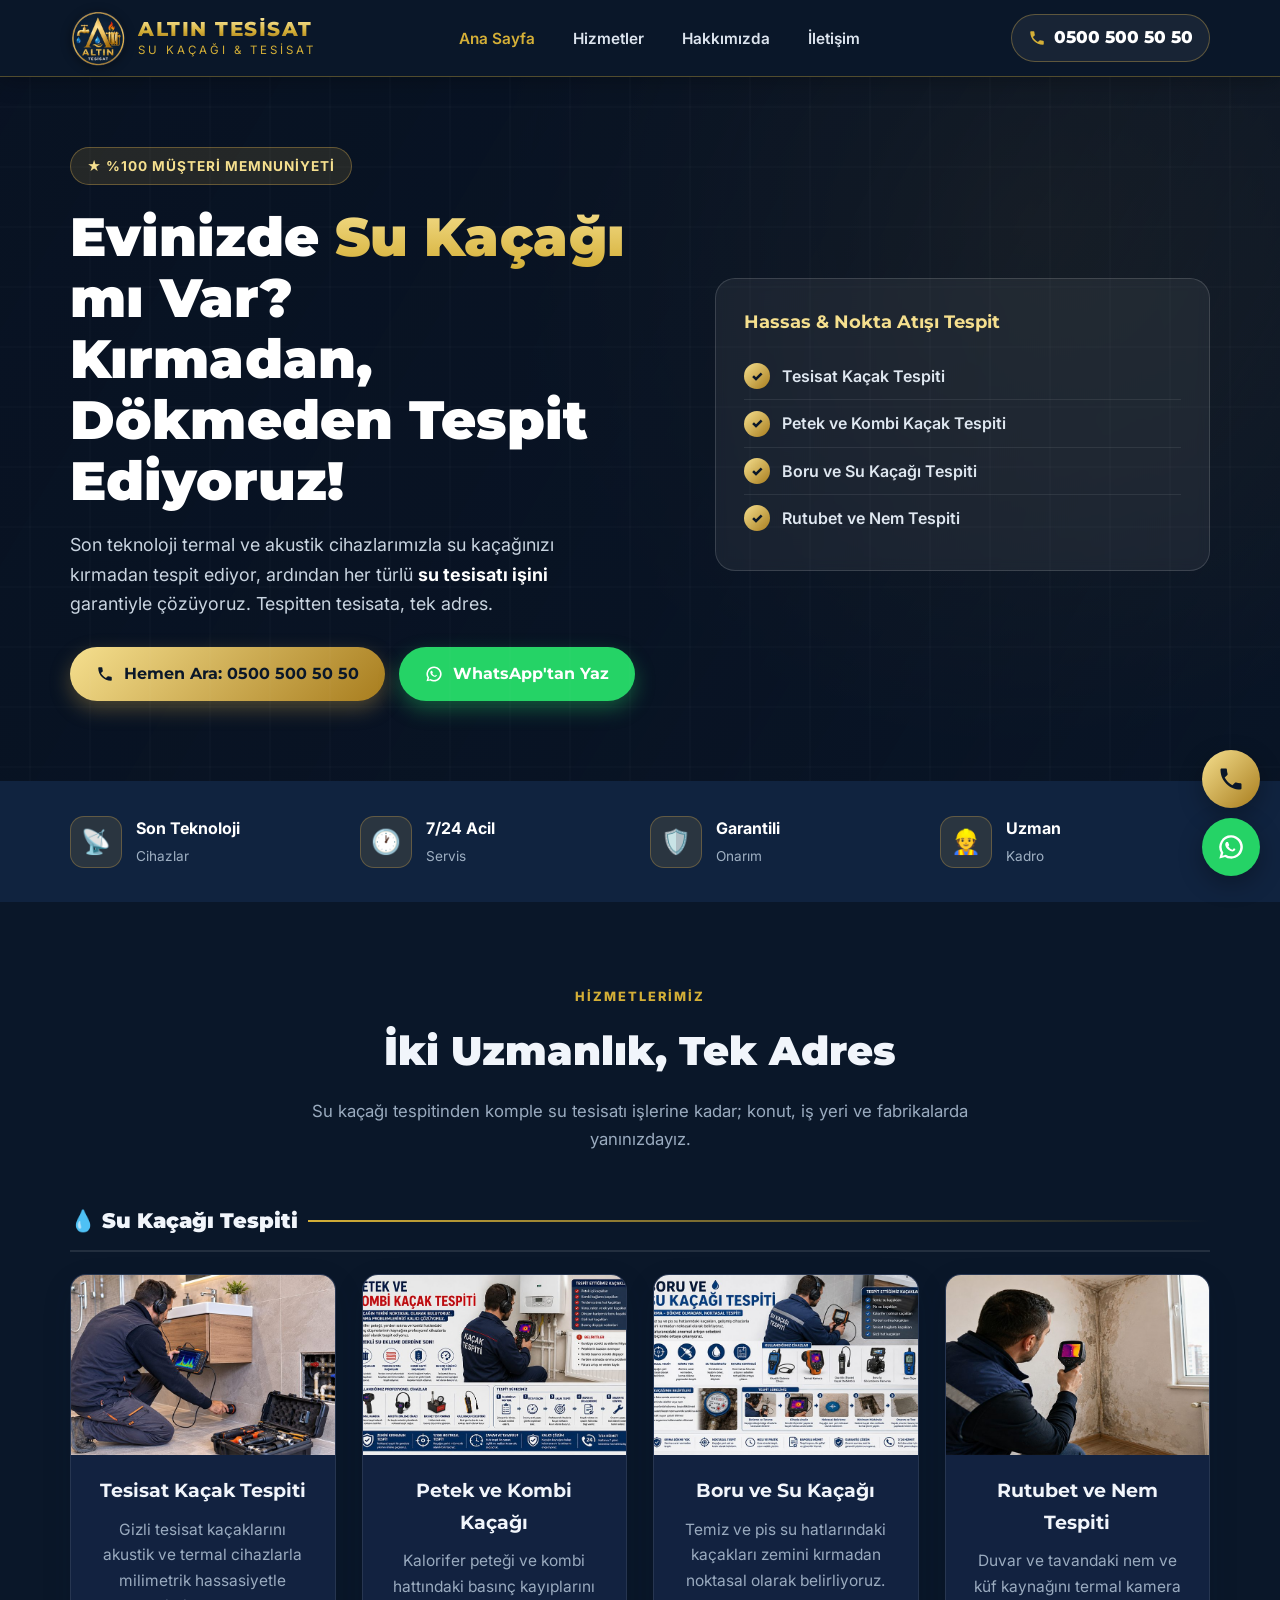
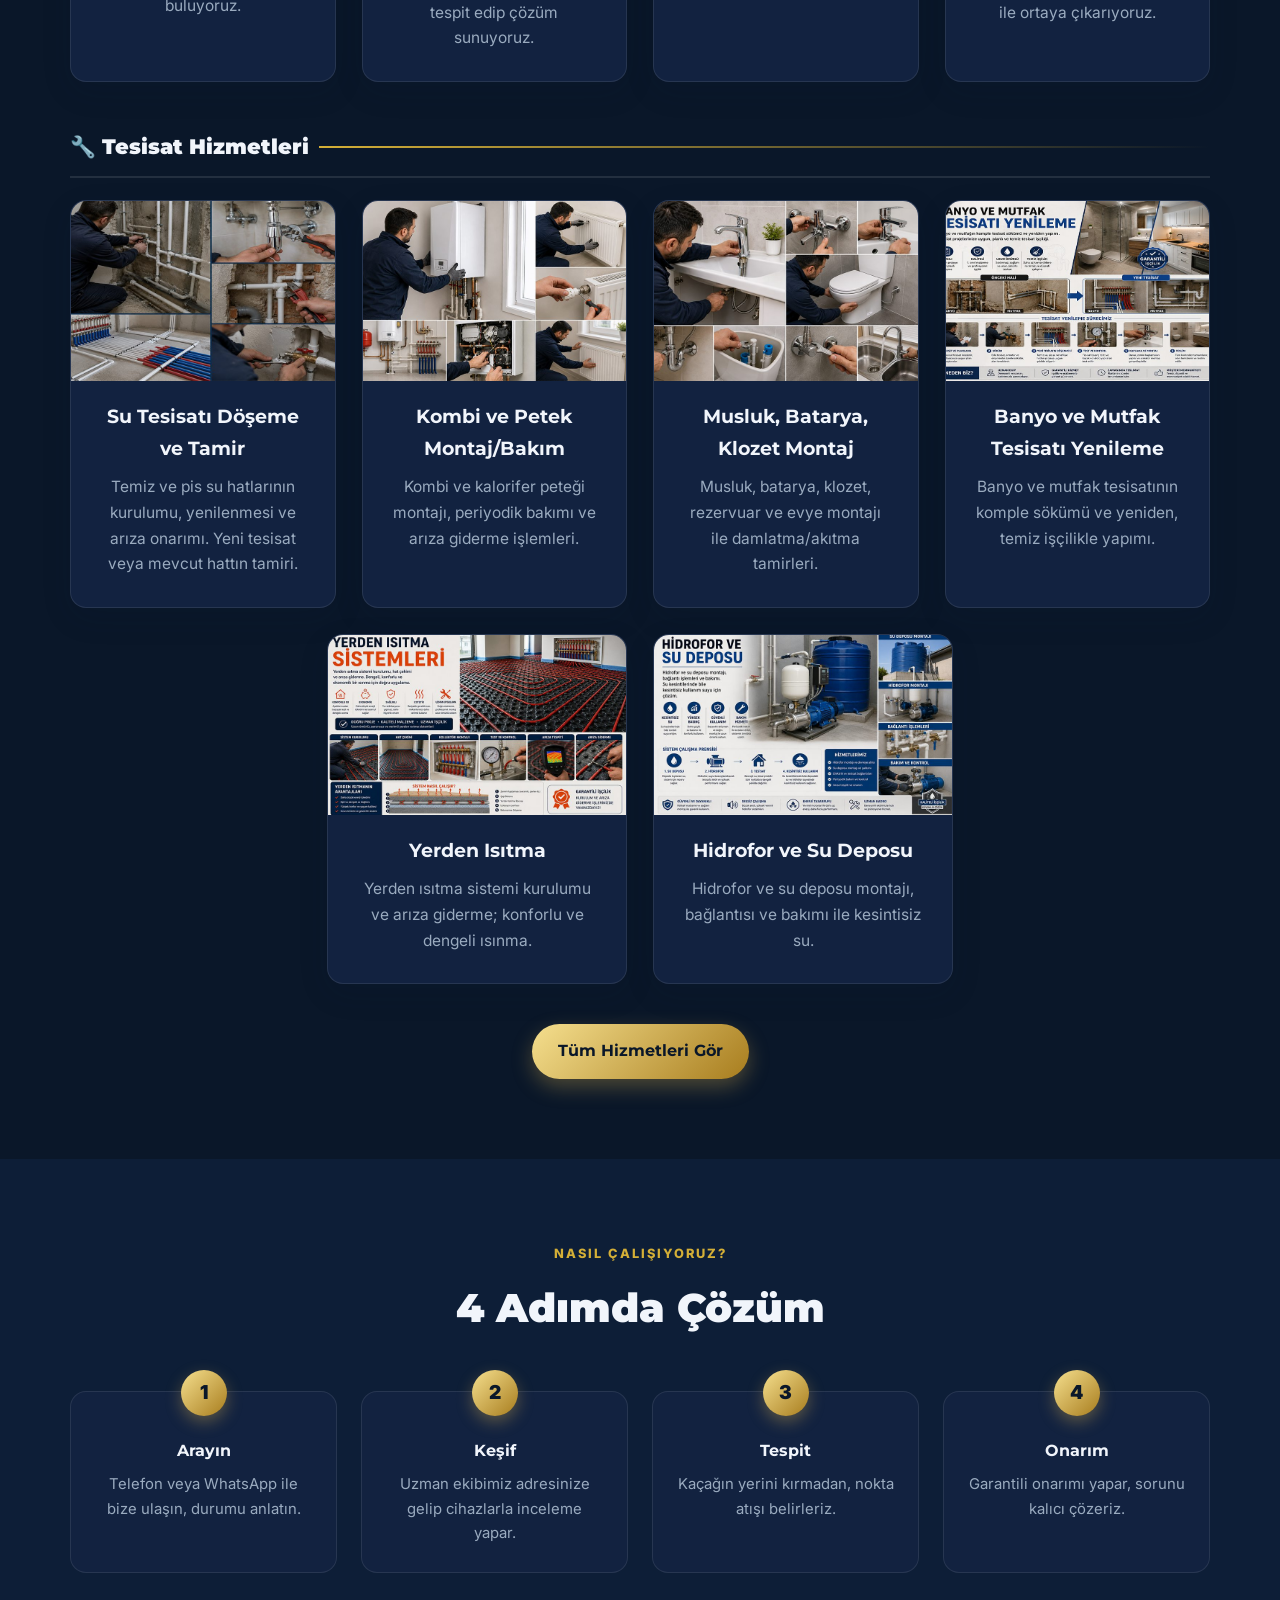
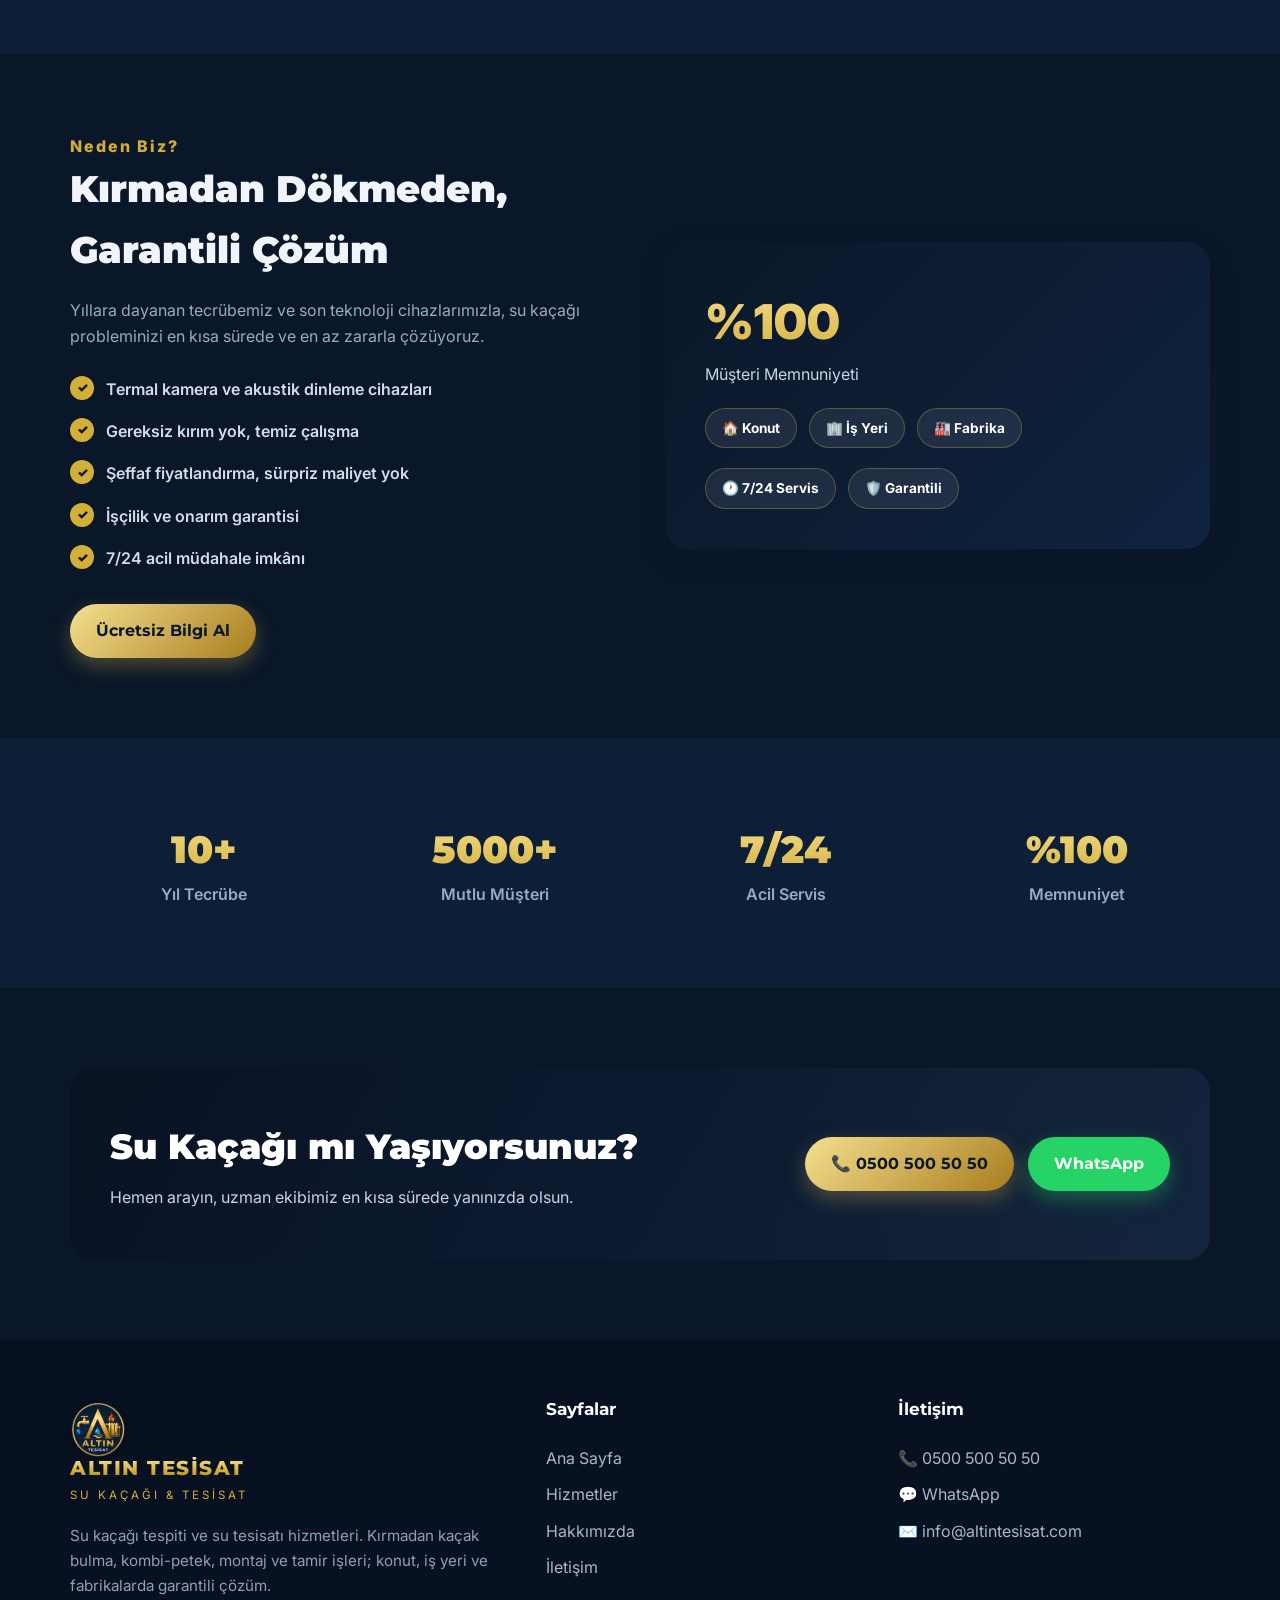
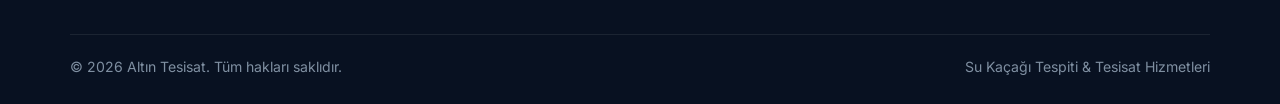
<file: index.html>
<!DOCTYPE html>
<html lang="tr">
<head>
  <meta charset="UTF-8" />
  <meta name="viewport" content="width=device-width, initial-scale=1.0" />
  <title>Altın Tesisat | Su Kaçağı Tespiti Uzmanı</title>
  <meta name="description" content="Su kaçağı tespiti ve su tesisatı hizmetleri. Kırmadan kaçak bulma, kombi-petek, musluk-klozet montaj, banyo-mutfak tesisatı, yerden ısıtma. 7/24 acil servis. Altın Tesisat." />
  <link rel="preconnect" href="https://fonts.googleapis.com">
  <link rel="preconnect" href="https://fonts.gstatic.com" crossorigin>
  <link href="https://fonts.googleapis.com/css2?family=Inter:wght@400;500;600;700&family=Montserrat:wght@600;700;800;900&display=swap" rel="stylesheet">
  <link rel="stylesheet" href="css/style.css" />
</head>
<body>

  <!-- HEADER -->
  <header class="header">
    <div class="container nav">
      <a href="index.html" class="brand">
        <img src="img/logo.png" class="brand-logo" alt="Altın Tesisat logosu">
        <span class="brand-name"><b>ALTIN TESİSAT</b><span>SU KAÇAĞI & TESİSAT</span></span>
      </a>
      <nav>
        <ul class="nav-links">
          <li><a href="index.html" class="active">Ana Sayfa</a></li>
          <li><a href="hizmetler.html">Hizmetler</a></li>
          <li><a href="hakkimizda.html">Hakkımızda</a></li>
          <li><a href="iletisim.html">İletişim</a></li>
        </ul>
      </nav>
      <div class="nav-cta">
        <a href="tel:+905005005050" class="nav-phone">
          <svg width="18" height="18" viewBox="0 0 24 24"><path d="M6.6 10.8c1.4 2.8 3.8 5.1 6.6 6.6l2.2-2.2c.3-.3.7-.4 1-.2 1.1.4 2.3.6 3.6.6.6 0 1 .4 1 1V20c0 .6-.4 1-1 1C10.6 21 3 13.4 3 4c0-.6.4-1 1-1h3.5c.6 0 1 .4 1 1 0 1.2.2 2.4.6 3.6.1.4 0 .8-.2 1l-2.3 2.2z"/></svg>
          0500 500 50 50
        </a>
      </div>
      <button class="burger" aria-label="Menü"><span></span><span></span><span></span></button>
    </div>
  </header>

  <!-- HERO -->
  <section class="hero">
    <div class="container hero-inner">
      <div>
        <span class="tagline">★ %100 MÜŞTERİ MEMNUNİYETİ</span>
        <h1>Evinizde <span class="gold-text">Su Kaçağı</span> mı Var?<br>Kırmadan, Dökmeden Tespit Ediyoruz!</h1>
        <p class="lead">Son teknoloji termal ve akustik cihazlarımızla su kaçağınızı kırmadan tespit ediyor, ardından her türlü <b style="color:#fff;">su tesisatı işini</b> garantiyle çözüyoruz. Tespitten tesisata, tek adres.</p>
        <div class="hero-actions">
          <a href="tel:+905005005050" class="btn btn-gold">
            <svg width="18" height="18" viewBox="0 0 24 24" fill="currentColor"><path d="M6.6 10.8c1.4 2.8 3.8 5.1 6.6 6.6l2.2-2.2c.3-.3.7-.4 1-.2 1.1.4 2.3.6 3.6.6.6 0 1 .4 1 1V20c0 .6-.4 1-1 1C10.6 21 3 13.4 3 4c0-.6.4-1 1-1h3.5c.6 0 1 .4 1 1 0 1.2.2 2.4.6 3.6.1.4 0 .8-.2 1l-2.3 2.2z"/></svg>
            Hemen Ara: 0500 500 50 50
          </a>
          <a href="https://wa.me/905005005050?text=Merhaba%2C%20su%20ka%C3%A7a%C4%9F%C4%B1%20tespiti%20i%C3%A7in%20bilgi%20almak%20istiyorum." target="_blank" rel="noopener" class="btn btn-wa">
            <svg width="18" height="18" viewBox="0 0 24 24" fill="currentColor"><path d="M12 2a10 10 0 0 0-8.7 15l-1.3 4.8 4.9-1.3A10 10 0 1 0 12 2zm0 18a8 8 0 0 1-4.1-1.1l-.3-.2-2.9.8.8-2.8-.2-.3A8 8 0 1 1 12 20zm4.6-6c-.2-.1-1.5-.7-1.7-.8-.2-.1-.4-.1-.6.1-.2.2-.6.8-.8 1-.1.1-.3.2-.5.1a6.6 6.6 0 0 1-3.2-2.8c-.2-.4.2-.4.6-1.2.1-.1 0-.3 0-.4l-.8-1.9c-.2-.5-.4-.4-.6-.4h-.5c-.2 0-.5.1-.7.3-.7.7-.9 1.7-.6 2.8.5 1.7 1.6 3 3.2 4 .5.3 1.6.9 2.9 1 .5 0 1-.1 1.4-.4.4-.3.8-.9.9-1.3.1-.2.1-.4 0-.5z"/></svg>
            WhatsApp'tan Yaz
          </a>
        </div>
      </div>
      <div class="hero-card">
        <h3>Hassas &amp; Nokta Atışı Tespit</h3>
        <ul>
          <li>Tesisat Kaçak Tespiti</li>
          <li>Petek ve Kombi Kaçak Tespiti</li>
          <li>Boru ve Su Kaçağı Tespiti</li>
          <li>Rutubet ve Nem Tespiti</li>
        </ul>
      </div>
    </div>
  </section>

  <!-- FEATURE BAR -->
  <section class="features">
    <div class="container features-grid">
      <div class="feature"><div class="ico">📡</div><div><b>Son Teknoloji</b><span>Cihazlar</span></div></div>
      <div class="feature"><div class="ico">🕐</div><div><b>7/24 Acil</b><span>Servis</span></div></div>
      <div class="feature"><div class="ico">🛡️</div><div><b>Garantili</b><span>Onarım</span></div></div>
      <div class="feature"><div class="ico">👷</div><div><b>Uzman</b><span>Kadro</span></div></div>
    </div>
  </section>

  <!-- SERVICES -->
  <section class="section" id="hizmetler">
    <div class="container">
      <div class="section-head">
        <span class="eyebrow">Hizmetlerimiz</span>
        <h2>İki Uzmanlık, Tek Adres</h2>
        <p>Su kaçağı tespitinden komple su tesisatı işlerine kadar; konut, iş yeri ve fabrikalarda yanınızdayız.</p>
      </div>

      <h3 class="group-title">💧 Su Kaçağı Tespiti</h3>
      <div class="cards">
        <div class="card">
          <div class="card-img"><img src="img/tesisat-kacak.jpg" alt="Tesisat Kaçak Tespiti" loading="lazy"></div>
          <div class="ico">🔧</div>
          <h3>Tesisat Kaçak Tespiti</h3>
          <p>Gizli tesisat kaçaklarını akustik ve termal cihazlarla milimetrik hassasiyetle buluyoruz.</p>
        </div>
        <div class="card">
          <div class="card-img"><img src="img/petek-kombi-kacak.jpg" alt="Petek ve Kombi Kaçağı" loading="lazy"></div>
          <div class="ico">🔥</div>
          <h3>Petek ve Kombi Kaçağı</h3>
          <p>Kalorifer peteği ve kombi hattındaki basınç kayıplarını tespit edip çözüm sunuyoruz.</p>
        </div>
        <div class="card">
          <div class="card-img"><img src="img/boru-su-kacagi.jpg" alt="Boru ve Su Kaçağı" loading="lazy"></div>
          <div class="ico">🚰</div>
          <h3>Boru ve Su Kaçağı</h3>
          <p>Temiz ve pis su hatlarındaki kaçakları zemini kırmadan noktasal olarak belirliyoruz.</p>
        </div>
        <div class="card">
          <div class="card-img"><img src="img/rutubet-nem.jpg" alt="Rutubet ve Nem Tespiti" loading="lazy"></div>
          <div class="ico">💧</div>
          <h3>Rutubet ve Nem Tespiti</h3>
          <p>Duvar ve tavandaki nem ve küf kaynağını termal kamera ile ortaya çıkarıyoruz.</p>
        </div>
      </div>

      <h3 class="group-title" style="margin-top:48px;">🔧 Tesisat Hizmetleri</h3>
      <div class="cards">
        <div class="card">
          <div class="card-img"><img src="img/su-tesisati.jpg" alt="Su Tesisatı Döşeme ve Tamir" loading="lazy"></div>
          <div class="ico">🚿</div>
          <h3>Su Tesisatı Döşeme ve Tamir</h3>
          <p>Temiz ve pis su hatlarının kurulumu, yenilenmesi ve arıza onarımı. Yeni tesisat veya mevcut hattın tamiri.</p>
        </div>
        <div class="card">
          <div class="card-img"><img src="img/kombi-petek-montaj.jpg" alt="Kombi ve Petek Montaj/Bakım" loading="lazy"></div>
          <div class="ico">🔥</div>
          <h3>Kombi ve Petek Montaj/Bakım</h3>
          <p>Kombi ve kalorifer peteği montajı, periyodik bakımı ve arıza giderme işlemleri.</p>
        </div>
        <div class="card">
          <div class="card-img"><img src="img/musluk-batarya-klozet.jpg" alt="Musluk, Batarya, Klozet Montaj" loading="lazy"></div>
          <div class="ico">🚰</div>
          <h3>Musluk, Batarya, Klozet Montaj</h3>
          <p>Musluk, batarya, klozet, rezervuar ve evye montajı ile damlatma/akıtma tamirleri.</p>
        </div>
        <div class="card">
          <div class="card-img"><img src="img/banyo-mutfak.jpg" alt="Banyo ve Mutfak Tesisatı Yenileme" loading="lazy"></div>
          <div class="ico">🛁</div>
          <h3>Banyo ve Mutfak Tesisatı Yenileme</h3>
          <p>Banyo ve mutfak tesisatının komple sökümü ve yeniden, temiz işçilikle yapımı.</p>
        </div>
        <div class="card">
          <div class="card-img"><img src="img/yerden-isitma.jpg" alt="Yerden Isıtma" loading="lazy"></div>
          <div class="ico">♨️</div>
          <h3>Yerden Isıtma</h3>
          <p>Yerden ısıtma sistemi kurulumu ve arıza giderme; konforlu ve dengeli ısınma.</p>
        </div>
        <div class="card">
          <div class="card-img"><img src="img/hidrofor-su-deposu.jpg" alt="Hidrofor ve Su Deposu" loading="lazy"></div>
          <div class="ico">🛢️</div>
          <h3>Hidrofor ve Su Deposu</h3>
          <p>Hidrofor ve su deposu montajı, bağlantısı ve bakımı ile kesintisiz su.</p>
        </div>
      </div>

      <div style="text-align:center; margin-top:40px;">
        <a href="hizmetler.html" class="btn btn-gold">Tüm Hizmetleri Gör</a>
      </div>
    </div>
  </section>

  <!-- STEPS -->
  <section class="section alt">
    <div class="container">
      <div class="section-head">
        <span class="eyebrow">Nasıl Çalışıyoruz?</span>
        <h2>4 Adımda Çözüm</h2>
      </div>
      <div class="steps">
        <div class="step"><h4>Arayın</h4><p>Telefon veya WhatsApp ile bize ulaşın, durumu anlatın.</p></div>
        <div class="step"><h4>Keşif</h4><p>Uzman ekibimiz adresinize gelip cihazlarla inceleme yapar.</p></div>
        <div class="step"><h4>Tespit</h4><p>Kaçağın yerini kırmadan, nokta atışı belirleriz.</p></div>
        <div class="step"><h4>Onarım</h4><p>Garantili onarımı yapar, sorunu kalıcı çözeriz.</p></div>
      </div>
    </div>
  </section>

  <!-- WHY US -->
  <section class="section">
    <div class="container two-col">
      <div>
        <span class="eyebrow" style="color:var(--gold);font-weight:800;letter-spacing:2px;">Neden Biz?</span>
        <h2>Kırmadan Dökmeden, Garantili Çözüm</h2>
        <p>Yıllara dayanan tecrübemiz ve son teknoloji cihazlarımızla, su kaçağı probleminizi en kısa sürede ve en az zararla çözüyoruz.</p>
        <ul class="checklist">
          <li>Termal kamera ve akustik dinleme cihazları</li>
          <li>Gereksiz kırım yok, temiz çalışma</li>
          <li>Şeffaf fiyatlandırma, sürpriz maliyet yok</li>
          <li>İşçilik ve onarım garantisi</li>
          <li>7/24 acil müdahale imkânı</li>
        </ul>
        <div style="margin-top:24px;">
          <a href="tel:+905005005050" class="btn btn-gold">Ücretsiz Bilgi Al</a>
        </div>
      </div>
      <div class="media-box">
        <div class="big gold-text">%100</div>
        <p style="color:#c9d4e0;">Müşteri Memnuniyeti</p>
        <div class="badge-row">
          <span class="badge">🏠 Konut</span>
          <span class="badge">🏢 İş Yeri</span>
          <span class="badge">🏭 Fabrika</span>
        </div>
        <div class="badge-row">
          <span class="badge">🕐 7/24 Servis</span>
          <span class="badge">🛡️ Garantili</span>
        </div>
      </div>
    </div>
  </section>

  <!-- STATS -->
  <section class="section alt">
    <div class="container stats">
      <div class="stat"><b class="gold-text">10+</b><span>Yıl Tecrübe</span></div>
      <div class="stat"><b class="gold-text">5000+</b><span>Mutlu Müşteri</span></div>
      <div class="stat"><b class="gold-text">7/24</b><span>Acil Servis</span></div>
      <div class="stat"><b class="gold-text">%100</b><span>Memnuniyet</span></div>
    </div>
  </section>

  <!-- CTA -->
  <section class="section">
    <div class="container">
      <div class="cta-band">
        <div>
          <h2>Su Kaçağı mı Yaşıyorsunuz?</h2>
          <p>Hemen arayın, uzman ekibimiz en kısa sürede yanınızda olsun.</p>
        </div>
        <div class="actions">
          <a href="tel:+905005005050" class="btn btn-gold">📞 0500 500 50 50</a>
          <a href="https://wa.me/905005005050" target="_blank" rel="noopener" class="btn btn-wa">WhatsApp</a>
        </div>
      </div>
    </div>
  </section>

  <!-- FOOTER -->
  <footer class="footer">
    <div class="container">
      <div class="footer-grid">
        <div>
          <a href="index.html" class="brand">
            <img src="img/logo.png" class="brand-logo" alt="Altın Tesisat logosu">
            <span class="brand-name"><b>ALTIN TESİSAT</b><span>SU KAÇAĞI & TESİSAT</span></span>
          </a>
          <p class="desc">Su kaçağı tespiti ve su tesisatı hizmetleri. Kırmadan kaçak bulma, kombi-petek, montaj ve tamir işleri; konut, iş yeri ve fabrikalarda garantili çözüm.</p>
        </div>
        <div>
          <h4>Sayfalar</h4>
          <a href="index.html">Ana Sayfa</a>
          <a href="hizmetler.html">Hizmetler</a>
          <a href="hakkimizda.html">Hakkımızda</a>
          <a href="iletisim.html">İletişim</a>
        </div>
        <div>
          <h4>İletişim</h4>
          <a href="tel:+905005005050">📞 0500 500 50 50</a>
          <a href="https://wa.me/905005005050" target="_blank" rel="noopener">💬 WhatsApp</a>
          <a href="mailto:info@altintesisat.com">✉️ info@altintesisat.com</a>
        </div>
      </div>
      <div class="footer-bottom">
        <span>© 2026 Altın Tesisat. Tüm hakları saklıdır.</span>
        <span>Su Kaçağı Tespiti & Tesisat Hizmetleri</span>
      </div>
    </div>
  </footer>

  <!-- FLOATING BUTTONS -->
  <div class="fab fab-call"><a href="tel:+905005005050" aria-label="Ara"><svg viewBox="0 0 24 24" fill="currentColor"><path d="M6.6 10.8c1.4 2.8 3.8 5.1 6.6 6.6l2.2-2.2c.3-.3.7-.4 1-.2 1.1.4 2.3.6 3.6.6.6 0 1 .4 1 1V20c0 .6-.4 1-1 1C10.6 21 3 13.4 3 4c0-.6.4-1 1-1h3.5c.6 0 1 .4 1 1 0 1.2.2 2.4.6 3.6.1.4 0 .8-.2 1l-2.3 2.2z"/></svg></a></div>
  <div class="fab fab-wa"><a href="https://wa.me/905005005050" target="_blank" rel="noopener" class="pulse" aria-label="WhatsApp"><svg viewBox="0 0 24 24" fill="currentColor"><path d="M12 2a10 10 0 0 0-8.7 15l-1.3 4.8 4.9-1.3A10 10 0 1 0 12 2zm0 18a8 8 0 0 1-4.1-1.1l-.3-.2-2.9.8.8-2.8-.2-.3A8 8 0 1 1 12 20zm4.6-6c-.2-.1-1.5-.7-1.7-.8-.2-.1-.4-.1-.6.1-.2.2-.6.8-.8 1-.1.1-.3.2-.5.1a6.6 6.6 0 0 1-3.2-2.8c-.2-.4.2-.4.6-1.2.1-.1 0-.3 0-.4l-.8-1.9c-.2-.5-.4-.4-.6-.4h-.5c-.2 0-.5.1-.7.3-.7.7-.9 1.7-.6 2.8.5 1.7 1.6 3 3.2 4 .5.3 1.6.9 2.9 1 .5 0 1-.1 1.4-.4.4-.3.8-.9.9-1.3.1-.2.1-.4 0-.5z"/></svg></a></div>

  <script src="js/main.js"></script>
</body>
</html>
</file>
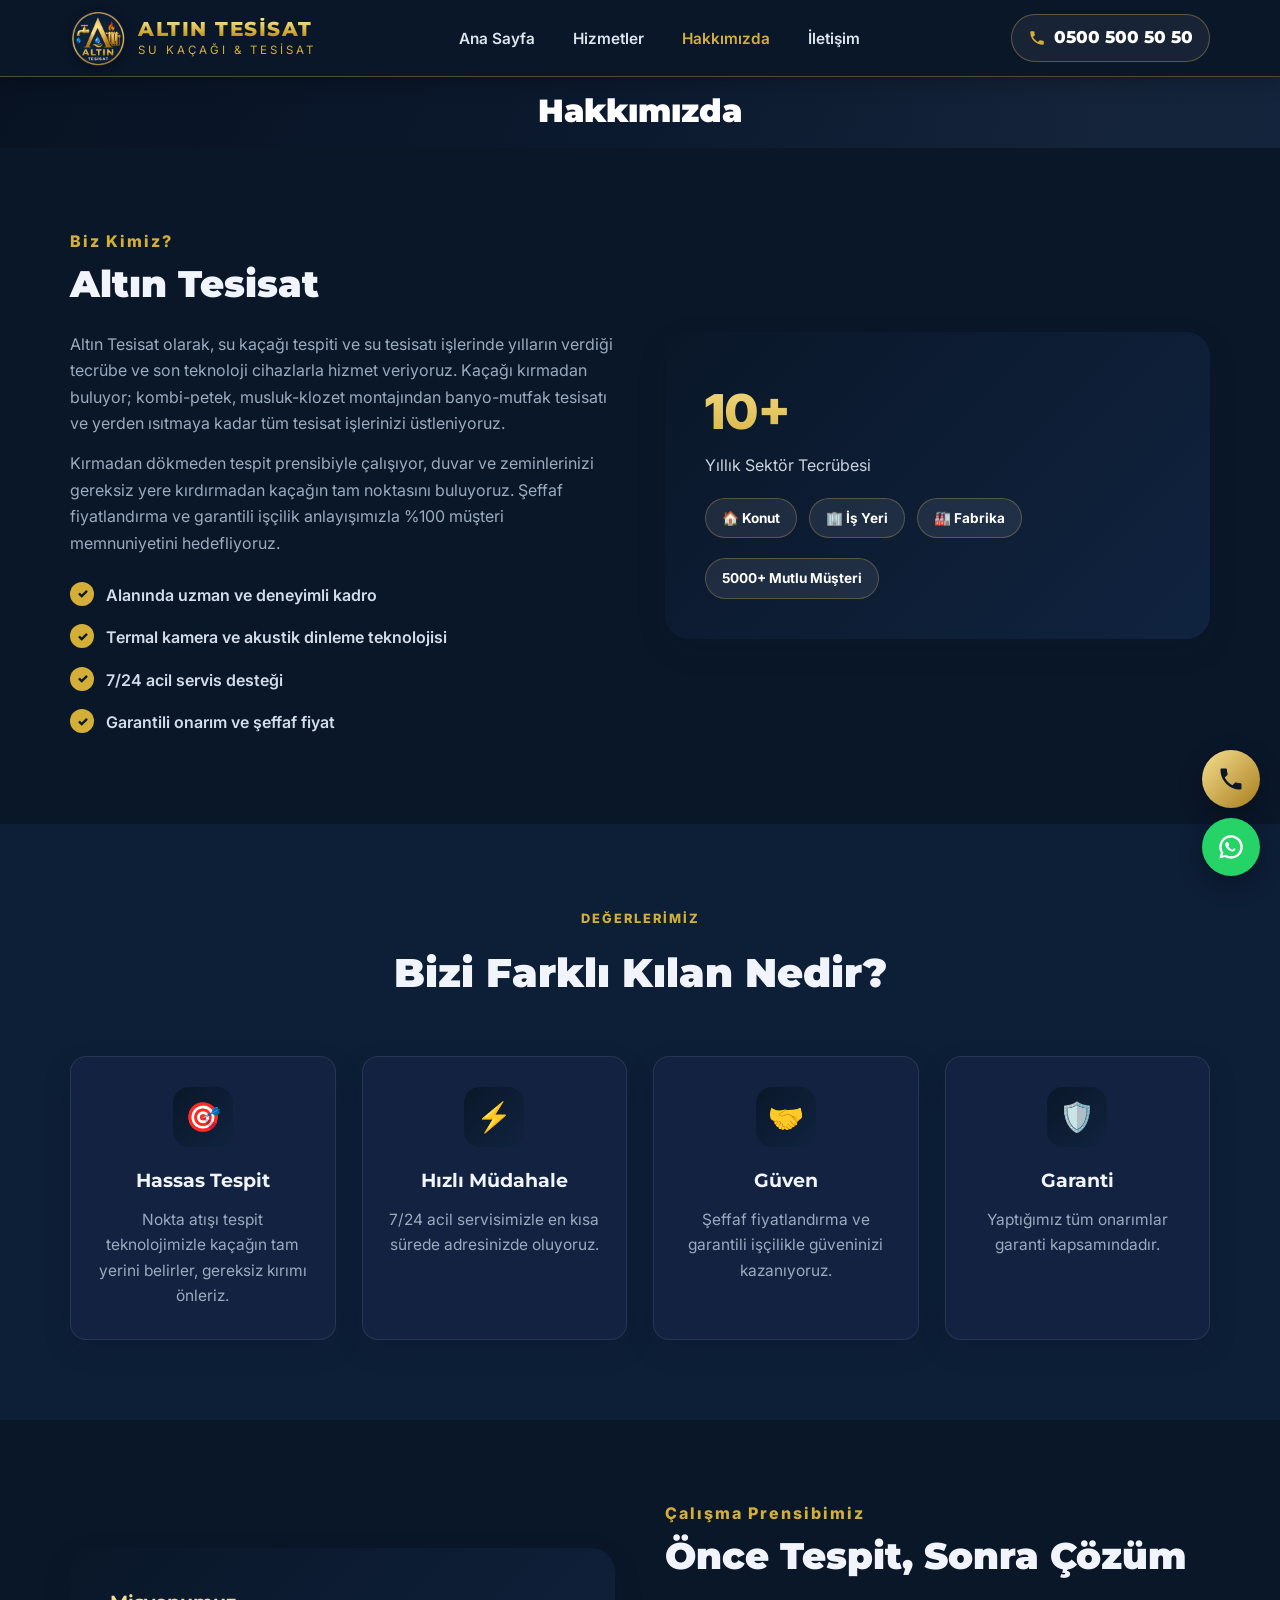
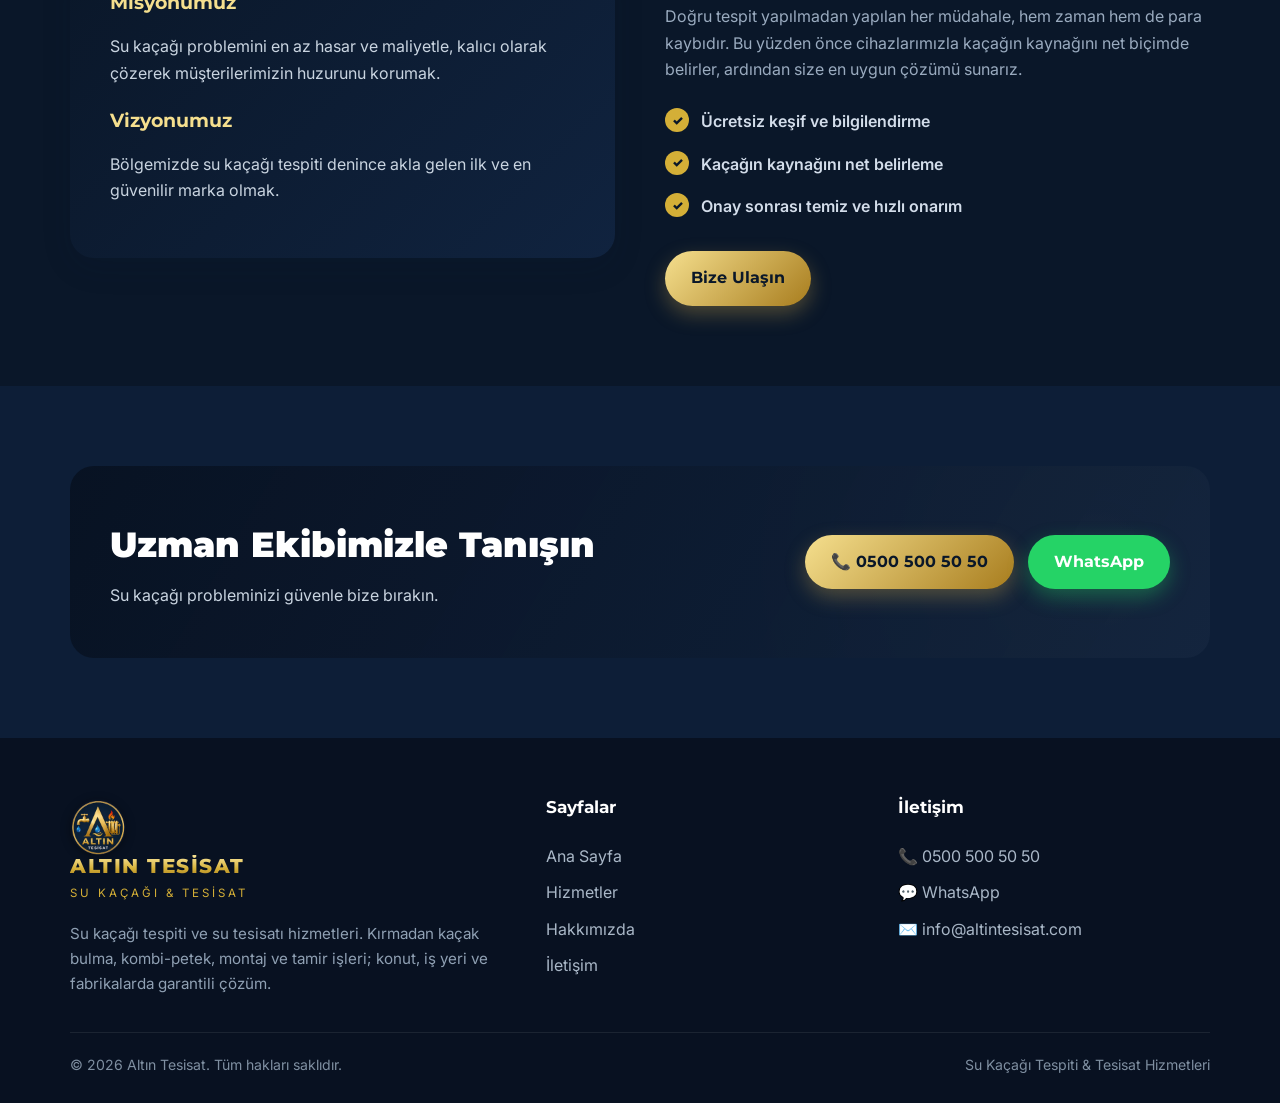
<file: hakkimizda.html>
<!DOCTYPE html>
<html lang="tr">
<head>
  <meta charset="UTF-8" />
  <meta name="viewport" content="width=device-width, initial-scale=1.0" />
  <title>Hakkımızda | Altın Tesisat</title>
  <meta name="description" content="Altın Tesisat, yılların tecrübesi ve son teknoloji cihazlarla su kaçağı tespitinde uzmanlaşmış bir ekiptir." />
  <link rel="preconnect" href="https://fonts.googleapis.com">
  <link rel="preconnect" href="https://fonts.gstatic.com" crossorigin>
  <link href="https://fonts.googleapis.com/css2?family=Inter:wght@400;500;600;700&family=Montserrat:wght@600;700;800;900&display=swap" rel="stylesheet">
  <link rel="stylesheet" href="css/style.css" />
</head>
<body>

  <!-- HEADER -->
  <header class="header">
    <div class="container nav">
      <a href="index.html" class="brand">
        <img src="img/logo.png" class="brand-logo" alt="Altın Tesisat logosu">
        <span class="brand-name"><b>ALTIN TESİSAT</b><span>SU KAÇAĞI & TESİSAT</span></span>
      </a>
      <nav>
        <ul class="nav-links">
          <li><a href="index.html">Ana Sayfa</a></li>
          <li><a href="hizmetler.html">Hizmetler</a></li>
          <li><a href="hakkimizda.html" class="active">Hakkımızda</a></li>
          <li><a href="iletisim.html">İletişim</a></li>
        </ul>
      </nav>
      <div class="nav-cta">
        <a href="tel:+905005005050" class="nav-phone">
          <svg width="18" height="18" viewBox="0 0 24 24"><path d="M6.6 10.8c1.4 2.8 3.8 5.1 6.6 6.6l2.2-2.2c.3-.3.7-.4 1-.2 1.1.4 2.3.6 3.6.6.6 0 1 .4 1 1V20c0 .6-.4 1-1 1C10.6 21 3 13.4 3 4c0-.6.4-1 1-1h3.5c.6 0 1 .4 1 1 0 1.2.2 2.4.6 3.6.1.4 0 .8-.2 1l-2.3 2.2z"/></svg>
          0500 500 50 50
        </a>
      </div>
      <button class="burger" aria-label="Menü"><span></span><span></span><span></span></button>
    </div>
  </header>

  <!-- PAGE HERO -->
  <section class="page-hero">
    <div class="container">
      <h1>Hakkımızda</h1>
    </div>
  </section>

  <!-- ABOUT -->
  <section class="section">
    <div class="container two-col">
      <div>
        <span class="eyebrow" style="color:var(--gold);font-weight:800;letter-spacing:2px;">Biz Kimiz?</span>
        <h2>Altın Tesisat</h2>
        <p>Altın Tesisat olarak, su kaçağı tespiti ve su tesisatı işlerinde yılların verdiği tecrübe ve son teknoloji cihazlarla hizmet veriyoruz. Kaçağı kırmadan buluyor; kombi-petek, musluk-klozet montajından banyo-mutfak tesisatı ve yerden ısıtmaya kadar tüm tesisat işlerinizi üstleniyoruz.</p>
        <p>Kırmadan dökmeden tespit prensibiyle çalışıyor, duvar ve zeminlerinizi gereksiz yere kırdırmadan kaçağın tam noktasını buluyoruz. Şeffaf fiyatlandırma ve garantili işçilik anlayışımızla %100 müşteri memnuniyetini hedefliyoruz.</p>
        <ul class="checklist">
          <li>Alanında uzman ve deneyimli kadro</li>
          <li>Termal kamera ve akustik dinleme teknolojisi</li>
          <li>7/24 acil servis desteği</li>
          <li>Garantili onarım ve şeffaf fiyat</li>
        </ul>
      </div>
      <div class="media-box">
        <div class="big gold-text">10+</div>
        <p style="color:#c9d4e0;">Yıllık Sektör Tecrübesi</p>
        <div class="badge-row">
          <span class="badge">🏠 Konut</span>
          <span class="badge">🏢 İş Yeri</span>
          <span class="badge">🏭 Fabrika</span>
        </div>
        <div class="badge-row">
          <span class="badge">5000+ Mutlu Müşteri</span>
        </div>
      </div>
    </div>
  </section>

  <!-- VALUES -->
  <section class="section alt">
    <div class="container">
      <div class="section-head">
        <span class="eyebrow">Değerlerimiz</span>
        <h2>Bizi Farklı Kılan Nedir?</h2>
      </div>
      <div class="cards">
        <div class="card">
          <div class="ico">🎯</div>
          <h3>Hassas Tespit</h3>
          <p>Nokta atışı tespit teknolojimizle kaçağın tam yerini belirler, gereksiz kırımı önleriz.</p>
        </div>
        <div class="card">
          <div class="ico">⚡</div>
          <h3>Hızlı Müdahale</h3>
          <p>7/24 acil servisimizle en kısa sürede adresinizde oluyoruz.</p>
        </div>
        <div class="card">
          <div class="ico">🤝</div>
          <h3>Güven</h3>
          <p>Şeffaf fiyatlandırma ve garantili işçilikle güveninizi kazanıyoruz.</p>
        </div>
        <div class="card">
          <div class="ico">🛡️</div>
          <h3>Garanti</h3>
          <p>Yaptığımız tüm onarımlar garanti kapsamındadır.</p>
        </div>
      </div>
    </div>
  </section>

  <!-- MISSION -->
  <section class="section">
    <div class="container two-col">
      <div class="media-box">
        <h3 style="color:var(--gold-light);margin-bottom:14px;">Misyonumuz</h3>
        <p style="color:#c9d4e0;">Su kaçağı problemini en az hasar ve maliyetle, kalıcı olarak çözerek müşterilerimizin huzurunu korumak.</p>
        <h3 style="color:var(--gold-light);margin:20px 0 14px;">Vizyonumuz</h3>
        <p style="color:#c9d4e0;">Bölgemizde su kaçağı tespiti denince akla gelen ilk ve en güvenilir marka olmak.</p>
      </div>
      <div>
        <span class="eyebrow" style="color:var(--gold);font-weight:800;letter-spacing:2px;">Çalışma Prensibimiz</span>
        <h2>Önce Tespit, Sonra Çözüm</h2>
        <p>Doğru tespit yapılmadan yapılan her müdahale, hem zaman hem de para kaybıdır. Bu yüzden önce cihazlarımızla kaçağın kaynağını net biçimde belirler, ardından size en uygun çözümü sunarız.</p>
        <ul class="checklist">
          <li>Ücretsiz keşif ve bilgilendirme</li>
          <li>Kaçağın kaynağını net belirleme</li>
          <li>Onay sonrası temiz ve hızlı onarım</li>
        </ul>
        <div style="margin-top:24px;">
          <a href="iletisim.html" class="btn btn-gold">Bize Ulaşın</a>
        </div>
      </div>
    </div>
  </section>

  <!-- CTA -->
  <section class="section alt">
    <div class="container">
      <div class="cta-band">
        <div>
          <h2>Uzman Ekibimizle Tanışın</h2>
          <p>Su kaçağı probleminizi güvenle bize bırakın.</p>
        </div>
        <div class="actions">
          <a href="tel:+905005005050" class="btn btn-gold">📞 0500 500 50 50</a>
          <a href="https://wa.me/905005005050" target="_blank" rel="noopener" class="btn btn-wa">WhatsApp</a>
        </div>
      </div>
    </div>
  </section>

  <!-- FOOTER -->
  <footer class="footer">
    <div class="container">
      <div class="footer-grid">
        <div>
          <a href="index.html" class="brand">
            <img src="img/logo.png" class="brand-logo" alt="Altın Tesisat logosu">
            <span class="brand-name"><b>ALTIN TESİSAT</b><span>SU KAÇAĞI & TESİSAT</span></span>
          </a>
          <p class="desc">Su kaçağı tespiti ve su tesisatı hizmetleri. Kırmadan kaçak bulma, kombi-petek, montaj ve tamir işleri; konut, iş yeri ve fabrikalarda garantili çözüm.</p>
        </div>
        <div>
          <h4>Sayfalar</h4>
          <a href="index.html">Ana Sayfa</a>
          <a href="hizmetler.html">Hizmetler</a>
          <a href="hakkimizda.html">Hakkımızda</a>
          <a href="iletisim.html">İletişim</a>
        </div>
        <div>
          <h4>İletişim</h4>
          <a href="tel:+905005005050">📞 0500 500 50 50</a>
          <a href="https://wa.me/905005005050" target="_blank" rel="noopener">💬 WhatsApp</a>
          <a href="mailto:info@altintesisat.com">✉️ info@altintesisat.com</a>
        </div>
      </div>
      <div class="footer-bottom">
        <span>© 2026 Altın Tesisat. Tüm hakları saklıdır.</span>
        <span>Su Kaçağı Tespiti & Tesisat Hizmetleri</span>
      </div>
    </div>
  </footer>

  <!-- FLOATING BUTTONS -->
  <div class="fab fab-call"><a href="tel:+905005005050" aria-label="Ara"><svg viewBox="0 0 24 24" fill="currentColor"><path d="M6.6 10.8c1.4 2.8 3.8 5.1 6.6 6.6l2.2-2.2c.3-.3.7-.4 1-.2 1.1.4 2.3.6 3.6.6.6 0 1 .4 1 1V20c0 .6-.4 1-1 1C10.6 21 3 13.4 3 4c0-.6.4-1 1-1h3.5c.6 0 1 .4 1 1 0 1.2.2 2.4.6 3.6.1.4 0 .8-.2 1l-2.3 2.2z"/></svg></a></div>
  <div class="fab fab-wa"><a href="https://wa.me/905005005050" target="_blank" rel="noopener" class="pulse" aria-label="WhatsApp"><svg viewBox="0 0 24 24" fill="currentColor"><path d="M12 2a10 10 0 0 0-8.7 15l-1.3 4.8 4.9-1.3A10 10 0 1 0 12 2zm0 18a8 8 0 0 1-4.1-1.1l-.3-.2-2.9.8.8-2.8-.2-.3A8 8 0 1 1 12 20zm4.6-6c-.2-.1-1.5-.7-1.7-.8-.2-.1-.4-.1-.6.1-.2.2-.6.8-.8 1-.1.1-.3.2-.5.1a6.6 6.6 0 0 1-3.2-2.8c-.2-.4.2-.4.6-1.2.1-.1 0-.3 0-.4l-.8-1.9c-.2-.5-.4-.4-.6-.4h-.5c-.2 0-.5.1-.7.3-.7.7-.9 1.7-.6 2.8.5 1.7 1.6 3 3.2 4 .5.3 1.6.9 2.9 1 .5 0 1-.1 1.4-.4.4-.3.8-.9.9-1.3.1-.2.1-.4 0-.5z"/></svg></a></div>

  <script src="js/main.js"></script>
</body>
</html>
</file>
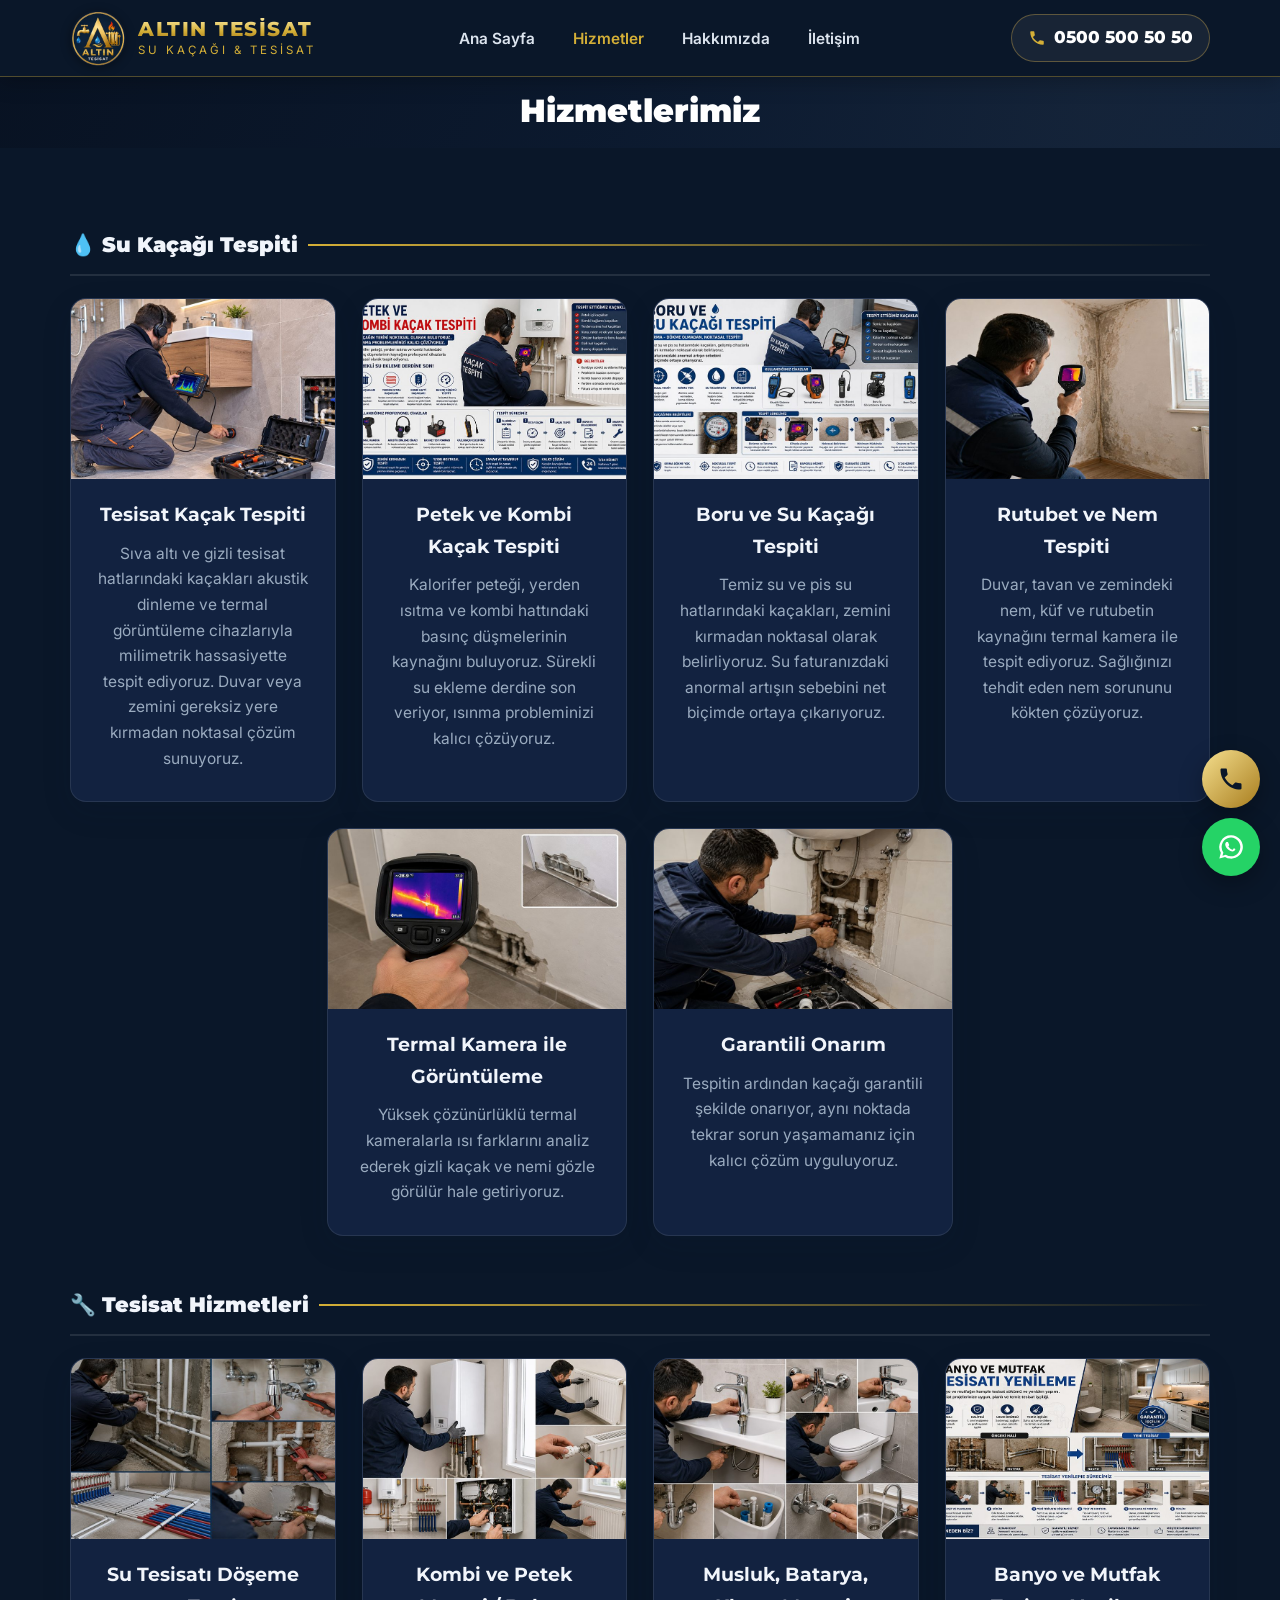
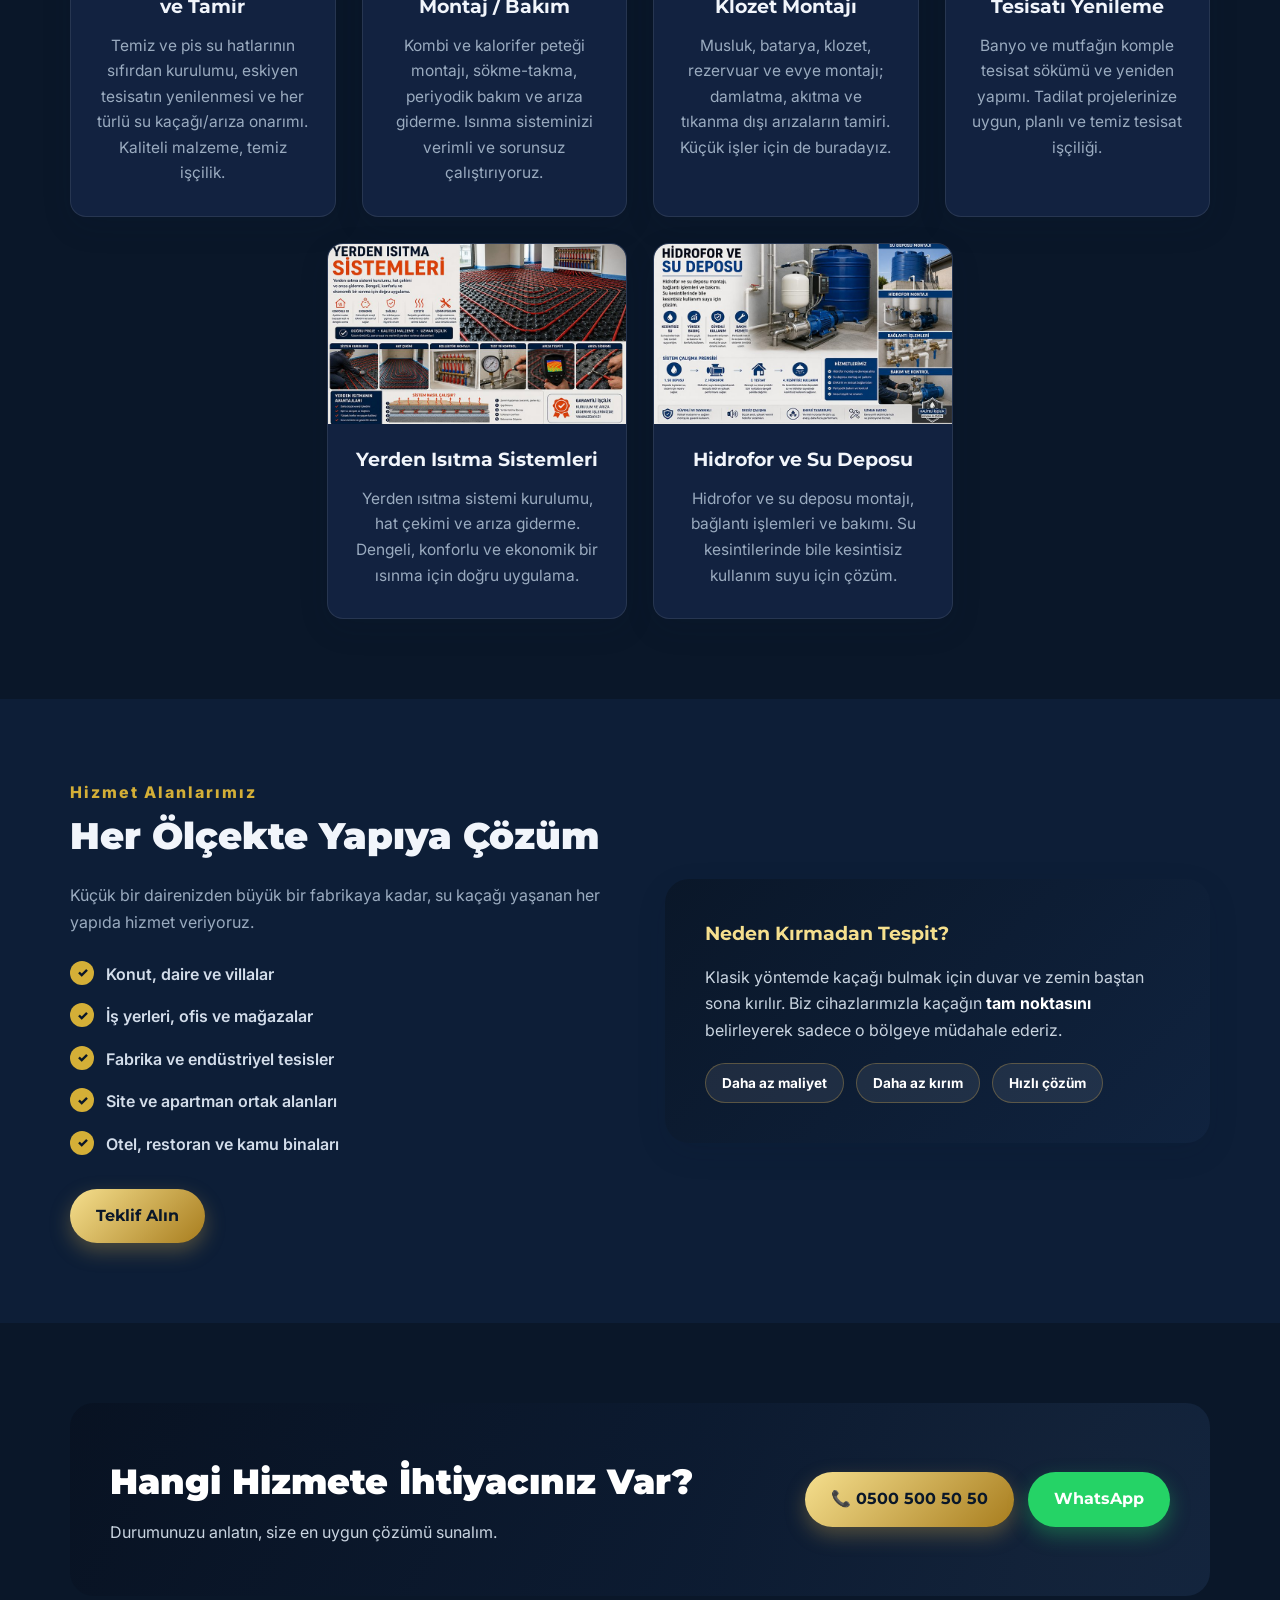
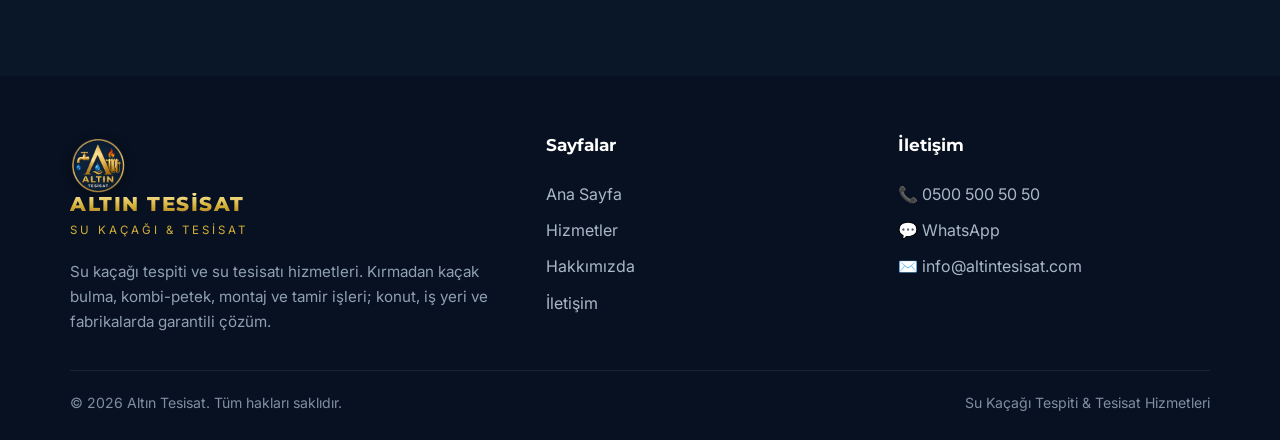
<file: hizmetler.html>
<!DOCTYPE html>
<html lang="tr">
<head>
  <meta charset="UTF-8" />
  <meta name="viewport" content="width=device-width, initial-scale=1.0" />
  <title>Hizmetlerimiz | Altın Tesisat</title>
  <meta name="description" content="Su kaçağı tespiti ve su tesisatı hizmetleri: kaçak bulma, kombi-petek montaj/bakım, musluk-klozet montaj, banyo-mutfak tesisatı, yerden ısıtma, hidrofor ve su deposu. Kırmadan, garantili." />
  <link rel="preconnect" href="https://fonts.googleapis.com">
  <link rel="preconnect" href="https://fonts.gstatic.com" crossorigin>
  <link href="https://fonts.googleapis.com/css2?family=Inter:wght@400;500;600;700&family=Montserrat:wght@600;700;800;900&display=swap" rel="stylesheet">
  <link rel="stylesheet" href="css/style.css" />
</head>
<body>

  <!-- HEADER -->
  <header class="header">
    <div class="container nav">
      <a href="index.html" class="brand">
        <img src="img/logo.png" class="brand-logo" alt="Altın Tesisat logosu">
        <span class="brand-name"><b>ALTIN TESİSAT</b><span>SU KAÇAĞI & TESİSAT</span></span>
      </a>
      <nav>
        <ul class="nav-links">
          <li><a href="index.html">Ana Sayfa</a></li>
          <li><a href="hizmetler.html" class="active">Hizmetler</a></li>
          <li><a href="hakkimizda.html">Hakkımızda</a></li>
          <li><a href="iletisim.html">İletişim</a></li>
        </ul>
      </nav>
      <div class="nav-cta">
        <a href="tel:+905005005050" class="nav-phone">
          <svg width="18" height="18" viewBox="0 0 24 24"><path d="M6.6 10.8c1.4 2.8 3.8 5.1 6.6 6.6l2.2-2.2c.3-.3.7-.4 1-.2 1.1.4 2.3.6 3.6.6.6 0 1 .4 1 1V20c0 .6-.4 1-1 1C10.6 21 3 13.4 3 4c0-.6.4-1 1-1h3.5c.6 0 1 .4 1 1 0 1.2.2 2.4.6 3.6.1.4 0 .8-.2 1l-2.3 2.2z"/></svg>
          0500 500 50 50
        </a>
      </div>
      <button class="burger" aria-label="Menü"><span></span><span></span><span></span></button>
    </div>
  </header>

  <!-- PAGE HERO -->
  <section class="page-hero">
    <div class="container">
      <h1>Hizmetlerimiz</h1>
    </div>
  </section>

  <!-- SERVICES DETAIL -->
  <section class="section">
    <div class="container">
      <h2 class="group-title">💧 Su Kaçağı Tespiti</h2>
      <div class="cards">
        <div class="card">
          <div class="card-img"><img src="img/tesisat-kacak.jpg" alt="Tesisat Kaçak Tespiti" loading="lazy"></div>
          <div class="ico">🔧</div>
          <h3>Tesisat Kaçak Tespiti</h3>
          <p>Sıva altı ve gizli tesisat hatlarındaki kaçakları akustik dinleme ve termal görüntüleme cihazlarıyla milimetrik hassasiyette tespit ediyoruz. Duvar veya zemini gereksiz yere kırmadan noktasal çözüm sunuyoruz.</p>
        </div>
        <div class="card">
          <div class="card-img"><img src="img/petek-kombi-kacak.jpg" alt="Petek ve Kombi Kaçak Tespiti" loading="lazy"></div>
          <div class="ico">🔥</div>
          <h3>Petek ve Kombi Kaçak Tespiti</h3>
          <p>Kalorifer peteği, yerden ısıtma ve kombi hattındaki basınç düşmelerinin kaynağını buluyoruz. Sürekli su ekleme derdine son veriyor, ısınma probleminizi kalıcı çözüyoruz.</p>
        </div>
        <div class="card">
          <div class="card-img"><img src="img/boru-su-kacagi.jpg" alt="Boru ve Su Kaçağı Tespiti" loading="lazy"></div>
          <div class="ico">🚰</div>
          <h3>Boru ve Su Kaçağı Tespiti</h3>
          <p>Temiz su ve pis su hatlarındaki kaçakları, zemini kırmadan noktasal olarak belirliyoruz. Su faturanızdaki anormal artışın sebebini net biçimde ortaya çıkarıyoruz.</p>
        </div>
        <div class="card">
          <div class="card-img"><img src="img/rutubet-nem.jpg" alt="Rutubet ve Nem Tespiti" loading="lazy"></div>
          <div class="ico">💧</div>
          <h3>Rutubet ve Nem Tespiti</h3>
          <p>Duvar, tavan ve zemindeki nem, küf ve rutubetin kaynağını termal kamera ile tespit ediyoruz. Sağlığınızı tehdit eden nem sorununu kökten çözüyoruz.</p>
        </div>
        <div class="card">
          <div class="card-img"><img src="img/termal-kamera.jpg" alt="Termal Kamera ile Görüntüleme" loading="lazy"></div>
          <div class="ico">📷</div>
          <h3>Termal Kamera ile Görüntüleme</h3>
          <p>Yüksek çözünürlüklü termal kameralarla ısı farklarını analiz ederek gizli kaçak ve nemi gözle görülür hale getiriyoruz.</p>
        </div>
        <div class="card">
          <div class="card-img"><img src="img/garantili-onarim.jpg" alt="Garantili Onarım" loading="lazy"></div>
          <div class="ico">🛠️</div>
          <h3>Garantili Onarım</h3>
          <p>Tespitin ardından kaçağı garantili şekilde onarıyor, aynı noktada tekrar sorun yaşamamanız için kalıcı çözüm uyguluyoruz.</p>
        </div>
      </div>

      <h2 class="group-title" style="margin-top:52px;">🔧 Tesisat Hizmetleri</h2>
      <div class="cards">
        <div class="card">
          <div class="card-img"><img src="img/su-tesisati.jpg" alt="Su Tesisatı Döşeme ve Tamir" loading="lazy"></div>
          <div class="ico">🚿</div>
          <h3>Su Tesisatı Döşeme ve Tamir</h3>
          <p>Temiz ve pis su hatlarının sıfırdan kurulumu, eskiyen tesisatın yenilenmesi ve her türlü su kaçağı/arıza onarımı. Kaliteli malzeme, temiz işçilik.</p>
        </div>
        <div class="card">
          <div class="card-img"><img src="img/kombi-petek-montaj.jpg" alt="Kombi ve Petek Montaj / Bakım" loading="lazy"></div>
          <div class="ico">🔥</div>
          <h3>Kombi ve Petek Montaj / Bakım</h3>
          <p>Kombi ve kalorifer peteği montajı, sökme-takma, periyodik bakım ve arıza giderme. Isınma sisteminizi verimli ve sorunsuz çalıştırıyoruz.</p>
        </div>
        <div class="card">
          <div class="card-img"><img src="img/musluk-batarya-klozet.jpg" alt="Musluk, Batarya, Klozet Montajı" loading="lazy"></div>
          <div class="ico">🚰</div>
          <h3>Musluk, Batarya, Klozet Montajı</h3>
          <p>Musluk, batarya, klozet, rezervuar ve evye montajı; damlatma, akıtma ve tıkanma dışı arızaların tamiri. Küçük işler için de buradayız.</p>
        </div>
        <div class="card">
          <div class="card-img"><img src="img/banyo-mutfak.jpg" alt="Banyo ve Mutfak Tesisatı Yenileme" loading="lazy"></div>
          <div class="ico">🛁</div>
          <h3>Banyo ve Mutfak Tesisatı Yenileme</h3>
          <p>Banyo ve mutfağın komple tesisat sökümü ve yeniden yapımı. Tadilat projelerinize uygun, planlı ve temiz tesisat işçiliği.</p>
        </div>
        <div class="card">
          <div class="card-img"><img src="img/yerden-isitma.jpg" alt="Yerden Isıtma Sistemleri" loading="lazy"></div>
          <div class="ico">♨️</div>
          <h3>Yerden Isıtma Sistemleri</h3>
          <p>Yerden ısıtma sistemi kurulumu, hat çekimi ve arıza giderme. Dengeli, konforlu ve ekonomik bir ısınma için doğru uygulama.</p>
        </div>
        <div class="card">
          <div class="card-img"><img src="img/hidrofor-su-deposu.jpg" alt="Hidrofor ve Su Deposu" loading="lazy"></div>
          <div class="ico">🛢️</div>
          <h3>Hidrofor ve Su Deposu</h3>
          <p>Hidrofor ve su deposu montajı, bağlantı işlemleri ve bakımı. Su kesintilerinde bile kesintisiz kullanım suyu için çözüm.</p>
        </div>
      </div>
    </div>
  </section>

  <!-- COVERAGE -->
  <section class="section alt">
    <div class="container two-col">
      <div>
        <span class="eyebrow" style="color:var(--gold);font-weight:800;letter-spacing:2px;">Hizmet Alanlarımız</span>
        <h2>Her Ölçekte Yapıya Çözüm</h2>
        <p>Küçük bir dairenizden büyük bir fabrikaya kadar, su kaçağı yaşanan her yapıda hizmet veriyoruz.</p>
        <ul class="checklist">
          <li>Konut, daire ve villalar</li>
          <li>İş yerleri, ofis ve mağazalar</li>
          <li>Fabrika ve endüstriyel tesisler</li>
          <li>Site ve apartman ortak alanları</li>
          <li>Otel, restoran ve kamu binaları</li>
        </ul>
        <div style="margin-top:24px;">
          <a href="iletisim.html" class="btn btn-gold">Teklif Alın</a>
        </div>
      </div>
      <div class="media-box">
        <h3 style="color:var(--gold-light);margin-bottom:14px;">Neden Kırmadan Tespit?</h3>
        <p style="color:#c9d4e0;">Klasik yöntemde kaçağı bulmak için duvar ve zemin baştan sona kırılır. Biz cihazlarımızla kaçağın <b style="color:#fff;">tam noktasını</b> belirleyerek sadece o bölgeye müdahale ederiz.</p>
        <div class="badge-row">
          <span class="badge">Daha az maliyet</span>
          <span class="badge">Daha az kırım</span>
          <span class="badge">Hızlı çözüm</span>
        </div>
      </div>
    </div>
  </section>

  <!-- CTA -->
  <section class="section">
    <div class="container">
      <div class="cta-band">
        <div>
          <h2>Hangi Hizmete İhtiyacınız Var?</h2>
          <p>Durumunuzu anlatın, size en uygun çözümü sunalım.</p>
        </div>
        <div class="actions">
          <a href="tel:+905005005050" class="btn btn-gold">📞 0500 500 50 50</a>
          <a href="https://wa.me/905005005050" target="_blank" rel="noopener" class="btn btn-wa">WhatsApp</a>
        </div>
      </div>
    </div>
  </section>

  <!-- FOOTER -->
  <footer class="footer">
    <div class="container">
      <div class="footer-grid">
        <div>
          <a href="index.html" class="brand">
            <img src="img/logo.png" class="brand-logo" alt="Altın Tesisat logosu">
            <span class="brand-name"><b>ALTIN TESİSAT</b><span>SU KAÇAĞI & TESİSAT</span></span>
          </a>
          <p class="desc">Su kaçağı tespiti ve su tesisatı hizmetleri. Kırmadan kaçak bulma, kombi-petek, montaj ve tamir işleri; konut, iş yeri ve fabrikalarda garantili çözüm.</p>
        </div>
        <div>
          <h4>Sayfalar</h4>
          <a href="index.html">Ana Sayfa</a>
          <a href="hizmetler.html">Hizmetler</a>
          <a href="hakkimizda.html">Hakkımızda</a>
          <a href="iletisim.html">İletişim</a>
        </div>
        <div>
          <h4>İletişim</h4>
          <a href="tel:+905005005050">📞 0500 500 50 50</a>
          <a href="https://wa.me/905005005050" target="_blank" rel="noopener">💬 WhatsApp</a>
          <a href="mailto:info@altintesisat.com">✉️ info@altintesisat.com</a>
        </div>
      </div>
      <div class="footer-bottom">
        <span>© 2026 Altın Tesisat. Tüm hakları saklıdır.</span>
        <span>Su Kaçağı Tespiti & Tesisat Hizmetleri</span>
      </div>
    </div>
  </footer>

  <!-- FLOATING BUTTONS -->
  <div class="fab fab-call"><a href="tel:+905005005050" aria-label="Ara"><svg viewBox="0 0 24 24" fill="currentColor"><path d="M6.6 10.8c1.4 2.8 3.8 5.1 6.6 6.6l2.2-2.2c.3-.3.7-.4 1-.2 1.1.4 2.3.6 3.6.6.6 0 1 .4 1 1V20c0 .6-.4 1-1 1C10.6 21 3 13.4 3 4c0-.6.4-1 1-1h3.5c.6 0 1 .4 1 1 0 1.2.2 2.4.6 3.6.1.4 0 .8-.2 1l-2.3 2.2z"/></svg></a></div>
  <div class="fab fab-wa"><a href="https://wa.me/905005005050" target="_blank" rel="noopener" class="pulse" aria-label="WhatsApp"><svg viewBox="0 0 24 24" fill="currentColor"><path d="M12 2a10 10 0 0 0-8.7 15l-1.3 4.8 4.9-1.3A10 10 0 1 0 12 2zm0 18a8 8 0 0 1-4.1-1.1l-.3-.2-2.9.8.8-2.8-.2-.3A8 8 0 1 1 12 20zm4.6-6c-.2-.1-1.5-.7-1.7-.8-.2-.1-.4-.1-.6.1-.2.2-.6.8-.8 1-.1.1-.3.2-.5.1a6.6 6.6 0 0 1-3.2-2.8c-.2-.4.2-.4.6-1.2.1-.1 0-.3 0-.4l-.8-1.9c-.2-.5-.4-.4-.6-.4h-.5c-.2 0-.5.1-.7.3-.7.7-.9 1.7-.6 2.8.5 1.7 1.6 3 3.2 4 .5.3 1.6.9 2.9 1 .5 0 1-.1 1.4-.4.4-.3.8-.9.9-1.3.1-.2.1-.4 0-.5z"/></svg></a></div>

  <script src="js/main.js"></script>
</body>
</html>
</file>
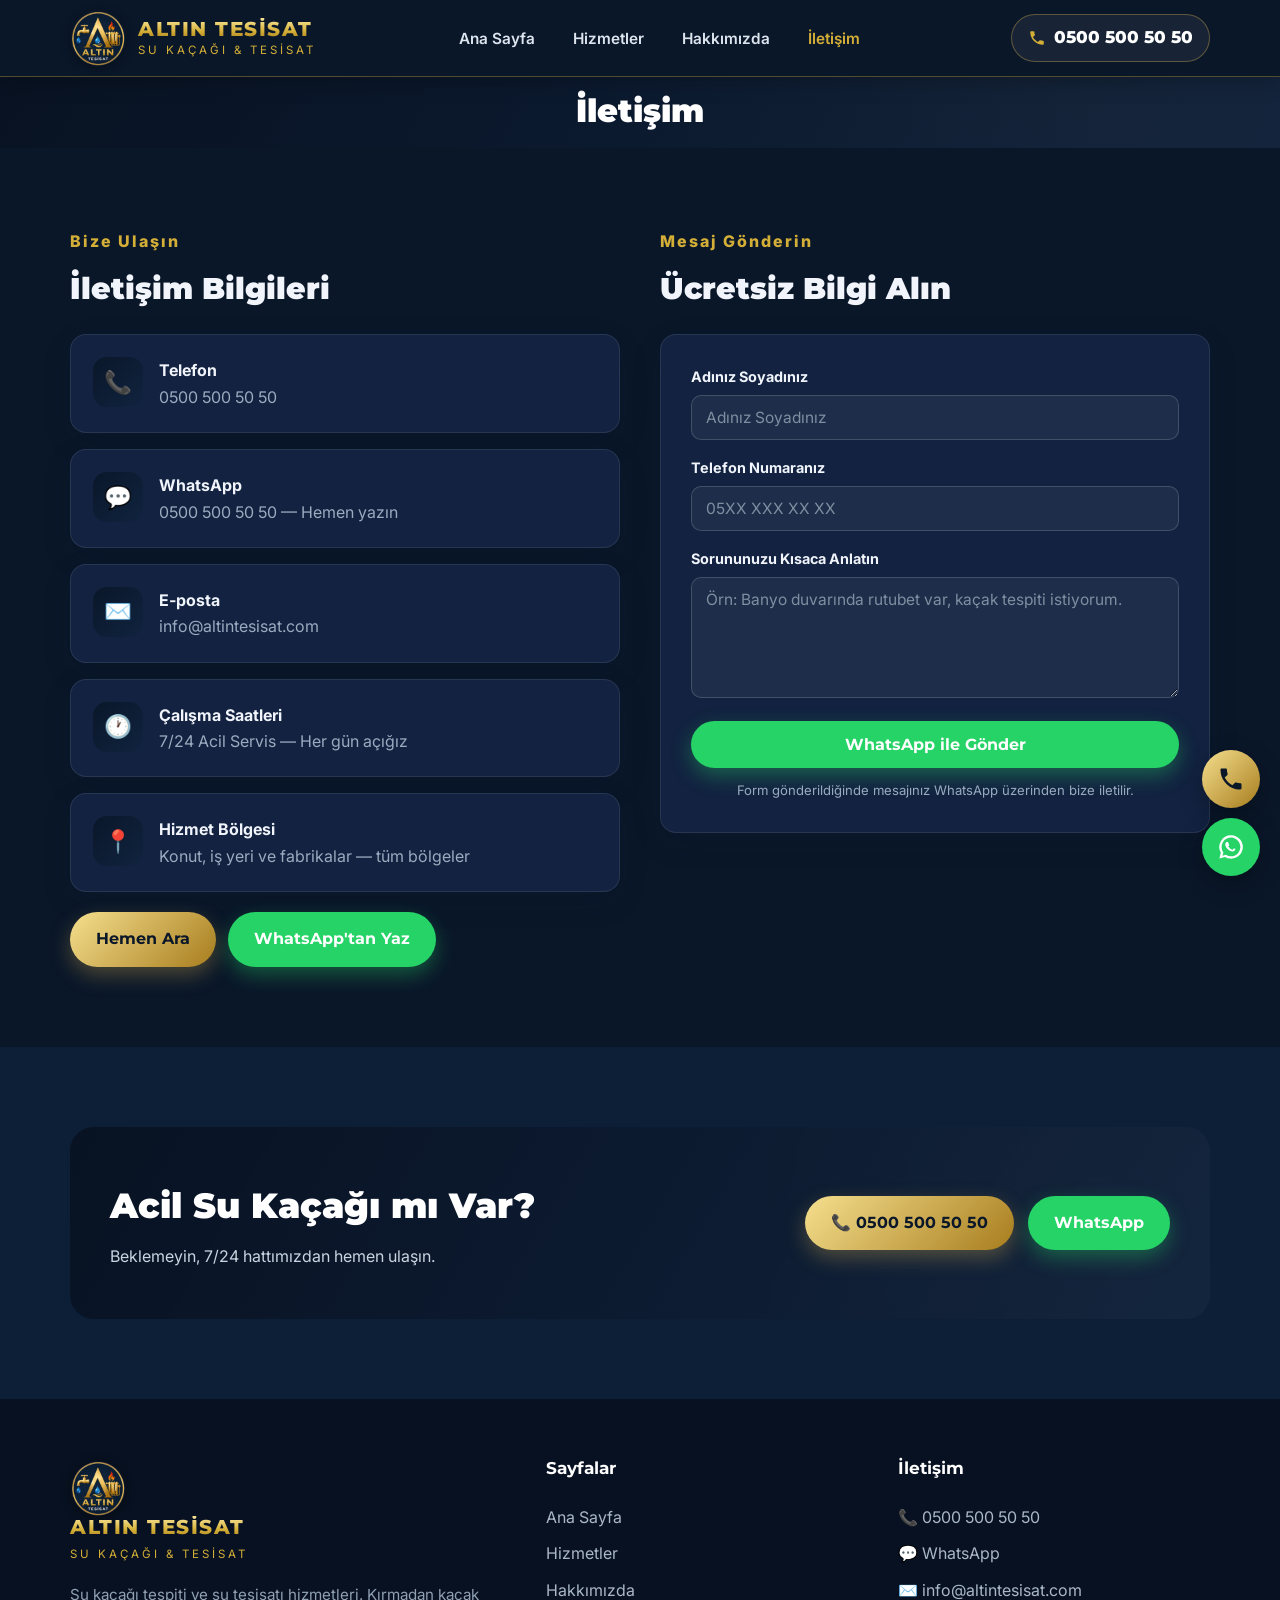
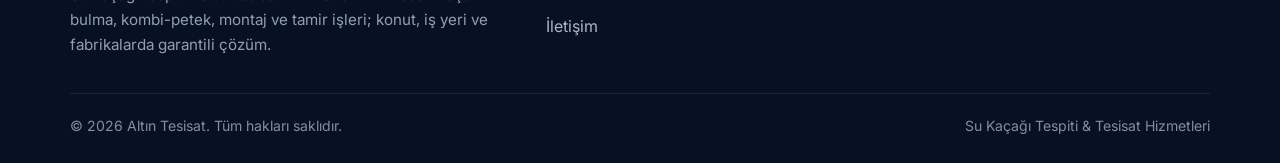
<file: iletisim.html>
<!DOCTYPE html>
<html lang="tr">
<head>
  <meta charset="UTF-8" />
  <meta name="viewport" content="width=device-width, initial-scale=1.0" />
  <title>İletişim | Altın Tesisat</title>
  <meta name="description" content="Altın Tesisat ile iletişime geçin. Telefon: 0500 500 50 50. 7/24 acil su kaçağı tespiti servisi." />
  <link rel="preconnect" href="https://fonts.googleapis.com">
  <link rel="preconnect" href="https://fonts.gstatic.com" crossorigin>
  <link href="https://fonts.googleapis.com/css2?family=Inter:wght@400;500;600;700&family=Montserrat:wght@600;700;800;900&display=swap" rel="stylesheet">
  <link rel="stylesheet" href="css/style.css" />
</head>
<body>

  <!-- HEADER -->
  <header class="header">
    <div class="container nav">
      <a href="index.html" class="brand">
        <img src="img/logo.png" class="brand-logo" alt="Altın Tesisat logosu">
        <span class="brand-name"><b>ALTIN TESİSAT</b><span>SU KAÇAĞI & TESİSAT</span></span>
      </a>
      <nav>
        <ul class="nav-links">
          <li><a href="index.html">Ana Sayfa</a></li>
          <li><a href="hizmetler.html">Hizmetler</a></li>
          <li><a href="hakkimizda.html">Hakkımızda</a></li>
          <li><a href="iletisim.html" class="active">İletişim</a></li>
        </ul>
      </nav>
      <div class="nav-cta">
        <a href="tel:+905005005050" class="nav-phone">
          <svg width="18" height="18" viewBox="0 0 24 24"><path d="M6.6 10.8c1.4 2.8 3.8 5.1 6.6 6.6l2.2-2.2c.3-.3.7-.4 1-.2 1.1.4 2.3.6 3.6.6.6 0 1 .4 1 1V20c0 .6-.4 1-1 1C10.6 21 3 13.4 3 4c0-.6.4-1 1-1h3.5c.6 0 1 .4 1 1 0 1.2.2 2.4.6 3.6.1.4 0 .8-.2 1l-2.3 2.2z"/></svg>
          0500 500 50 50
        </a>
      </div>
      <button class="burger" aria-label="Menü"><span></span><span></span><span></span></button>
    </div>
  </header>

  <!-- PAGE HERO -->
  <section class="page-hero">
    <div class="container">
      <h1>İletişim</h1>
    </div>
  </section>

  <!-- CONTACT -->
  <section class="section">
    <div class="container contact-grid">
      <div>
        <span class="eyebrow" style="color:var(--gold);font-weight:800;letter-spacing:2px;">Bize Ulaşın</span>
        <h2 style="color:var(--heading);font-size:1.9rem;font-weight:900;margin:10px 0 20px;">İletişim Bilgileri</h2>

        <a href="tel:+905005005050" class="info-card" style="text-decoration:none;">
          <div class="ico">📞</div>
          <div><b>Telefon</b><span>0500 500 50 50</span></div>
        </a>
        <a href="https://wa.me/905005005050" target="_blank" rel="noopener" class="info-card" style="text-decoration:none;">
          <div class="ico">💬</div>
          <div><b>WhatsApp</b><span>0500 500 50 50 — Hemen yazın</span></div>
        </a>
        <a href="mailto:info@altintesisat.com" class="info-card" style="text-decoration:none;">
          <div class="ico">✉️</div>
          <div><b>E-posta</b><span>info@altintesisat.com</span></div>
        </a>
        <div class="info-card">
          <div class="ico">🕐</div>
          <div><b>Çalışma Saatleri</b><span>7/24 Acil Servis — Her gün açığız</span></div>
        </div>
        <div class="info-card">
          <div class="ico">📍</div>
          <div><b>Hizmet Bölgesi</b><span>Konut, iş yeri ve fabrikalar — tüm bölgeler</span></div>
        </div>

        <div style="display:flex;gap:12px;flex-wrap:wrap;margin-top:20px;">
          <a href="tel:+905005005050" class="btn btn-gold">Hemen Ara</a>
          <a href="https://wa.me/905005005050" target="_blank" rel="noopener" class="btn btn-wa">WhatsApp'tan Yaz</a>
        </div>
      </div>

      <div>
        <span class="eyebrow" style="color:var(--gold);font-weight:800;letter-spacing:2px;">Mesaj Gönderin</span>
        <h2 style="color:var(--heading);font-size:1.9rem;font-weight:900;margin:10px 0 20px;">Ücretsiz Bilgi Alın</h2>
        <form class="contact-form">
          <label for="ad">Adınız Soyadınız</label>
          <input type="text" id="ad" name="ad" placeholder="Adınız Soyadınız" required />

          <label for="telefon">Telefon Numaranız</label>
          <input type="tel" id="telefon" name="telefon" placeholder="05XX XXX XX XX" required />

          <label for="mesaj">Sorununuzu Kısaca Anlatın</label>
          <textarea id="mesaj" name="mesaj" rows="5" placeholder="Örn: Banyo duvarında rutubet var, kaçak tespiti istiyorum."></textarea>

          <button type="submit" class="btn btn-wa" style="width:100%;justify-content:center;">
            WhatsApp ile Gönder
          </button>
          <p style="font-size:.82rem;color:var(--muted);margin-top:12px;text-align:center;">Form gönderildiğinde mesajınız WhatsApp üzerinden bize iletilir.</p>
        </form>
      </div>
    </div>
  </section>

  <!-- CTA -->
  <section class="section alt">
    <div class="container">
      <div class="cta-band">
        <div>
          <h2>Acil Su Kaçağı mı Var?</h2>
          <p>Beklemeyin, 7/24 hattımızdan hemen ulaşın.</p>
        </div>
        <div class="actions">
          <a href="tel:+905005005050" class="btn btn-gold">📞 0500 500 50 50</a>
          <a href="https://wa.me/905005005050" target="_blank" rel="noopener" class="btn btn-wa">WhatsApp</a>
        </div>
      </div>
    </div>
  </section>

  <!-- FOOTER -->
  <footer class="footer">
    <div class="container">
      <div class="footer-grid">
        <div>
          <a href="index.html" class="brand">
            <img src="img/logo.png" class="brand-logo" alt="Altın Tesisat logosu">
            <span class="brand-name"><b>ALTIN TESİSAT</b><span>SU KAÇAĞI & TESİSAT</span></span>
          </a>
          <p class="desc">Su kaçağı tespiti ve su tesisatı hizmetleri. Kırmadan kaçak bulma, kombi-petek, montaj ve tamir işleri; konut, iş yeri ve fabrikalarda garantili çözüm.</p>
        </div>
        <div>
          <h4>Sayfalar</h4>
          <a href="index.html">Ana Sayfa</a>
          <a href="hizmetler.html">Hizmetler</a>
          <a href="hakkimizda.html">Hakkımızda</a>
          <a href="iletisim.html">İletişim</a>
        </div>
        <div>
          <h4>İletişim</h4>
          <a href="tel:+905005005050">📞 0500 500 50 50</a>
          <a href="https://wa.me/905005005050" target="_blank" rel="noopener">💬 WhatsApp</a>
          <a href="mailto:info@altintesisat.com">✉️ info@altintesisat.com</a>
        </div>
      </div>
      <div class="footer-bottom">
        <span>© 2026 Altın Tesisat. Tüm hakları saklıdır.</span>
        <span>Su Kaçağı Tespiti & Tesisat Hizmetleri</span>
      </div>
    </div>
  </footer>

  <!-- FLOATING BUTTONS -->
  <div class="fab fab-call"><a href="tel:+905005005050" aria-label="Ara"><svg viewBox="0 0 24 24" fill="currentColor"><path d="M6.6 10.8c1.4 2.8 3.8 5.1 6.6 6.6l2.2-2.2c.3-.3.7-.4 1-.2 1.1.4 2.3.6 3.6.6.6 0 1 .4 1 1V20c0 .6-.4 1-1 1C10.6 21 3 13.4 3 4c0-.6.4-1 1-1h3.5c.6 0 1 .4 1 1 0 1.2.2 2.4.6 3.6.1.4 0 .8-.2 1l-2.3 2.2z"/></svg></a></div>
  <div class="fab fab-wa"><a href="https://wa.me/905005005050" target="_blank" rel="noopener" class="pulse" aria-label="WhatsApp"><svg viewBox="0 0 24 24" fill="currentColor"><path d="M12 2a10 10 0 0 0-8.7 15l-1.3 4.8 4.9-1.3A10 10 0 1 0 12 2zm0 18a8 8 0 0 1-4.1-1.1l-.3-.2-2.9.8.8-2.8-.2-.3A8 8 0 1 1 12 20zm4.6-6c-.2-.1-1.5-.7-1.7-.8-.2-.1-.4-.1-.6.1-.2.2-.6.8-.8 1-.1.1-.3.2-.5.1a6.6 6.6 0 0 1-3.2-2.8c-.2-.4.2-.4.6-1.2.1-.1 0-.3 0-.4l-.8-1.9c-.2-.5-.4-.4-.6-.4h-.5c-.2 0-.5.1-.7.3-.7.7-.9 1.7-.6 2.8.5 1.7 1.6 3 3.2 4 .5.3 1.6.9 2.9 1 .5 0 1-.1 1.4-.4.4-.3.8-.9.9-1.3.1-.2.1-.4 0-.5z"/></svg></a></div>

  <script src="js/main.js"></script>
</body>
</html>
</file>
<file: css/style.css>
/* ===== Altın Tesisat - Ortak Stiller ===== */
:root {
  --navy: #0a1729;
  --navy-2: #10233f;
  --navy-3: #081121;
  --gold: #d4af37;
  --gold-light: #f5df8e;
  --gold-dark: #a87d1e;
  --text: #d3ddea;
  --muted: #9aabbf;
  --white: #ffffff;
  --heading: #f1f5fb;
  --card: #122240;
  --card-border: rgba(255,255,255,.09);
  --bg-soft: #0d1e37;
  --bg-page: #0a1729;
  --wa: #25d366;
  --shadow: 0 10px 30px rgba(11, 26, 48, 0.12);
  --radius: 16px;
  --maxw: 1180px;
}

* { margin: 0; padding: 0; box-sizing: border-box; }

html { scroll-behavior: smooth; }

body {
  font-family: "Inter", "Segoe UI", "Helvetica Neue", Arial, sans-serif;
  color: var(--text);
  line-height: 1.65;
  background: var(--bg-page);
  -webkit-font-smoothing: antialiased;
  overflow-x: hidden;
}

h1, h2, h3, h4, .brand-name b, .btn, .nav-phone, .stat b {
  font-family: "Montserrat", "Segoe UI", sans-serif;
}

a { text-decoration: none; color: inherit; }
img { max-width: 100%; display: block; }

.container {
  width: 100%;
  max-width: var(--maxw);
  margin: 0 auto;
  padding: 0 20px;
}

.gold-text {
  background: linear-gradient(180deg, var(--gold-light), var(--gold));
  -webkit-background-clip: text;
  background-clip: text;
  -webkit-text-fill-color: transparent;
}

/* ===== Butonlar ===== */
.btn {
  display: inline-flex;
  align-items: center;
  gap: 10px;
  padding: 14px 26px;
  border-radius: 50px;
  font-weight: 700;
  font-size: 1rem;
  cursor: pointer;
  border: none;
  transition: transform .18s ease, box-shadow .18s ease, background .18s ease;
}
.btn:hover { transform: translateY(-2px); }

.btn-gold {
  background: linear-gradient(135deg, var(--gold-light), var(--gold-dark));
  color: var(--navy);
  box-shadow: 0 8px 20px rgba(201, 162, 74, .35);
}
.btn-wa {
  background: var(--wa);
  color: #fff;
  box-shadow: 0 8px 20px rgba(37, 211, 102, .35);
}
.btn-outline {
  background: transparent;
  color: #fff;
  border: 2px solid rgba(255,255,255,.55);
}
.btn-outline:hover { background: rgba(255,255,255,.12); }

/* ===== Header / Navbar ===== */
.header {
  position: sticky;
  top: 0;
  z-index: 100;
  background: var(--navy);
  box-shadow: 0 4px 20px rgba(0,0,0,.25);
  border-bottom: 1px solid rgba(212,175,55,.35);
}
.nav {
  display: flex;
  align-items: center;
  justify-content: space-between;
  height: 76px;
}
.brand { display: flex; align-items: center; gap: 12px; }
.brand-logo {
  width: 56px; height: 56px;
  border-radius: 50%;
  object-fit: cover;
  flex: 0 0 auto;
  box-shadow: 0 2px 10px rgba(0,0,0,.35);
}
.brand-badge {
  width: 46px; height: 46px;
  border-radius: 12px;
  display: grid; place-items: center;
  background: linear-gradient(135deg, var(--gold-light), var(--gold-dark));
  color: var(--navy);
  font-weight: 900;
  font-size: 1.4rem;
}
.brand-name { color: #fff; line-height: 1.1; }
.brand-name b {
  font-size: 1.28rem; letter-spacing: 1.5px; display: block; font-weight: 800;
  background: linear-gradient(180deg, var(--gold-light) 10%, var(--gold) 60%, var(--gold-dark));
  -webkit-background-clip: text; background-clip: text;
  -webkit-text-fill-color: transparent;
}
.brand-name span { font-size: .72rem; letter-spacing: 3px; color: var(--gold); }

.nav-links {
  display: flex;
  align-items: center;
  gap: 6px;
  list-style: none;
}
.nav-links a {
  color: #dce4ee;
  padding: 10px 16px;
  border-radius: 10px;
  font-weight: 600;
  font-size: .96rem;
  transition: background .15s, color .15s;
}
.nav-links a:hover { background: rgba(255,255,255,.08); color: #fff; }
.nav-links a.active { color: var(--gold); }
.nav-cta { margin-left: 8px; }
.nav-phone {
  display: flex; align-items: center; gap: 8px;
  color: #fff; font-weight: 800; font-size: 1.05rem;
  background: rgba(255,255,255,.06);
  padding: 9px 16px; border-radius: 50px;
  border: 1px solid rgba(201,162,74,.4);
}
.nav-phone svg { fill: var(--gold); }

.burger {
  display: none;
  flex-direction: column;
  gap: 5px;
  background: none; border: none; cursor: pointer;
  padding: 8px;
}
.burger span {
  width: 26px; height: 3px; border-radius: 3px;
  background: var(--gold);
  transition: .3s;
}

/* ===== Hero ===== */
.hero {
  position: relative;
  background:
    linear-gradient(120deg, rgba(8,18,34,.94) 0%, rgba(8,18,34,.78) 55%, rgba(8,18,34,.55) 100%),
    radial-gradient(circle at 80% 20%, rgba(201,162,74,.25), transparent 45%),
    var(--navy);
  color: #fff;
  overflow: hidden;
}
.hero::after {
  content: "";
  position: absolute; inset: 0;
  background: url("data:image/svg+xml,%3Csvg xmlns='http://www.w3.org/2000/svg' width='60' height='60'%3E%3Cpath d='M0 0h60v60H0z' fill='none'/%3E%3Cpath d='M30 0v60M0 30h60' stroke='%23ffffff' stroke-opacity='.03' stroke-width='1'/%3E%3C/svg%3E");
  pointer-events: none;
}
.hero-inner {
  position: relative;
  display: grid;
  grid-template-columns: 1.1fr .9fr;
  gap: 40px;
  align-items: center;
  padding: 70px 20px 80px;
}
.hero h1 {
  font-size: clamp(2rem, 4.5vw, 3.4rem);
  line-height: 1.12;
  font-weight: 900;
  margin-bottom: 18px;
}
.hero .tagline {
  display: inline-block;
  background: rgba(201,162,74,.15);
  border: 1px solid rgba(201,162,74,.4);
  color: var(--gold-light);
  padding: 7px 16px; border-radius: 50px;
  font-weight: 700; font-size: .85rem; letter-spacing: 1px;
  margin-bottom: 22px;
}
.hero p.lead { font-size: 1.12rem; color: #c9d4e0; margin-bottom: 28px; max-width: 540px; }
.hero-actions { display: flex; flex-wrap: wrap; gap: 14px; }

.hero-card {
  background: rgba(255,255,255,.06);
  border: 1px solid rgba(255,255,255,.14);
  border-radius: 20px;
  padding: 28px;
  backdrop-filter: blur(6px);
}
.hero-card h3 { color: var(--gold-light); margin-bottom: 16px; font-size: 1.15rem; }
.hero-card ul { list-style: none; }
.hero-card li {
  display: flex; align-items: center; gap: 12px;
  padding: 10px 0;
  border-bottom: 1px solid rgba(255,255,255,.08);
  color: #dfe7f0; font-weight: 600;
}
.hero-card li:last-child { border-bottom: none; }
.hero-card li::before {
  content: "✓";
  width: 26px; height: 26px; flex: 0 0 26px;
  display: grid; place-items: center;
  background: linear-gradient(135deg, var(--gold-light), var(--gold-dark));
  color: var(--navy); border-radius: 50%;
  font-weight: 900; font-size: .85rem;
}

/* ===== Feature bar ===== */
.features {
  background: var(--navy-2);
  padding: 34px 0;
}
.features-grid {
  display: grid;
  grid-template-columns: repeat(4, 1fr);
  gap: 20px;
}
.feature {
  display: flex; align-items: center; gap: 14px;
  color: #fff;
}
.feature .ico {
  width: 52px; height: 52px; flex: 0 0 52px;
  border-radius: 14px;
  display: grid; place-items: center;
  background: rgba(201,162,74,.14);
  border: 1px solid rgba(201,162,74,.35);
  font-size: 1.5rem;
}
.feature b { display: block; font-size: 1rem; }
.feature span { font-size: .85rem; color: #9fb0c3; }

/* ===== Section base ===== */
.section { padding: 80px 0; }
.section.alt { background: var(--bg-soft); }
.section-head { text-align: center; max-width: 700px; margin: 0 auto 50px; }
.section-head .eyebrow {
  color: var(--gold-dark); font-weight: 800; letter-spacing: 2px;
  text-transform: uppercase; font-size: .8rem;
}
.section-head h2 {
  font-size: clamp(1.7rem, 3.5vw, 2.5rem);
  color: var(--navy); margin: 10px 0 14px; font-weight: 900;
}
.section-head p { color: var(--muted); font-size: 1.05rem; }

/* ===== Grup başlığı ===== */
.group-title {
  display: flex; align-items: center; gap: 10px;
  font-size: 1.3rem; color: var(--navy); font-weight: 900;
  margin-bottom: 22px; padding-bottom: 12px;
  border-bottom: 2px solid #eceff3;
}
.group-title::after {
  content: ""; flex: 1; height: 2px;
  background: linear-gradient(90deg, var(--gold), transparent);
}

/* ===== Service cards ===== */
.cards {
  display: flex;
  flex-wrap: wrap;
  justify-content: center;
  gap: 26px;
}
.card {
  flex: 1 1 250px;
  max-width: 300px;
  background: #fff;
  border: 1px solid #e7ecf2;
  border-radius: var(--radius);
  padding: 30px 26px;
  box-shadow: var(--shadow);
  transition: transform .2s, box-shadow .2s, border-color .2s;
  text-align: center;
}
.card:hover {
  transform: translateY(-6px);
  box-shadow: 0 18px 40px rgba(11,26,48,.16);
  border-color: var(--gold);
}
.card .ico {
  width: 60px; height: 60px;
  border-radius: 16px;
  display: grid; place-items: center;
  font-size: 1.8rem;
  background: linear-gradient(135deg, var(--navy), var(--navy-2));
  color: var(--gold-light);
  margin: 0 auto 18px;
}
.card h3 { color: var(--navy); font-size: 1.2rem; margin-bottom: 10px; }
.card p { color: var(--muted); font-size: .97rem; }

/* Kart görseli (üstte, tam genişlik) */
.card-img {
  margin: -30px -26px 20px;
  height: 180px;
  overflow: hidden;
  border-radius: 15px 15px 0 0;
  background: #eef1f5;
}
.card-img img {
  width: 100%; height: 100%;
  object-fit: cover;
  display: block;
  transition: transform .35s ease;
}
.card:hover .card-img img { transform: scale(1.05); }
/* Görsel varsa emoji ikonunu gizle */
.card-img + .ico { display: none; }

/* ===== Steps ===== */
.steps {
  display: grid;
  grid-template-columns: repeat(auto-fit, minmax(230px, 1fr));
  gap: 24px;
  counter-reset: step;
}
.step {
  position: relative;
  background: #fff; border: 1px solid #e7ecf2;
  border-radius: var(--radius); padding: 34px 24px 26px;
  text-align: center;
}
.step::before {
  counter-increment: step;
  content: counter(step);
  position: absolute; top: -22px; left: 50%; transform: translateX(-50%);
  width: 46px; height: 46px;
  display: grid; place-items: center;
  border-radius: 50%;
  background: linear-gradient(135deg, var(--gold-light), var(--gold-dark));
  color: var(--navy); font-weight: 900; font-size: 1.2rem;
  box-shadow: 0 6px 16px rgba(201,162,74,.4);
}
.step h4 { color: var(--navy); margin: 12px 0 8px; }
.step p { color: var(--muted); font-size: .93rem; }

/* ===== CTA band ===== */
.cta-band {
  background:
    linear-gradient(120deg, rgba(8,18,34,.96), rgba(16,35,63,.9)),
    radial-gradient(circle at 90% 50%, rgba(201,162,74,.3), transparent 40%),
    var(--navy);
  color: #fff;
  border-radius: 24px;
  padding: 50px 40px;
  display: flex; align-items: center; justify-content: space-between;
  gap: 30px; flex-wrap: wrap;
}
.cta-band h2 { font-size: clamp(1.5rem, 3vw, 2.2rem); font-weight: 900; }
.cta-band p { color: #c9d4e0; margin-top: 8px; }
.cta-band .actions { display: flex; gap: 14px; flex-wrap: wrap; }

/* ===== Stats ===== */
.stats {
  display: grid; grid-template-columns: repeat(4, 1fr); gap: 24px;
  text-align: center;
}
.stat b { font-size: 2.4rem; font-weight: 900; color: var(--navy); display: block; }
.stat .gold-text { -webkit-text-fill-color: transparent; }
.stat span { color: var(--muted); font-weight: 600; }

/* ===== Two column / about ===== */
.two-col {
  display: grid; grid-template-columns: 1fr 1fr; gap: 50px; align-items: center;
}
.two-col h2 { font-size: clamp(1.6rem, 3vw, 2.3rem); color: var(--navy); font-weight: 900; margin-bottom: 16px; }
.two-col p { color: var(--muted); margin-bottom: 14px; }
.checklist { list-style: none; margin-top: 18px; }
.checklist li {
  display: flex; align-items: flex-start; gap: 12px;
  padding: 8px 0; font-weight: 600; color: var(--text);
}
.checklist li::before {
  content: "✓"; flex: 0 0 24px;
  width: 24px; height: 24px; display: grid; place-items: center;
  background: var(--gold); color: var(--navy); border-radius: 50%;
  font-weight: 900; font-size: .8rem;
}
.media-box {
  background: linear-gradient(135deg, var(--navy), var(--navy-2));
  border-radius: 24px; padding: 40px; color: #fff;
  box-shadow: var(--shadow);
}
.media-box .big { font-size: 3rem; font-weight: 900; }
.media-box .badge-row { display: flex; gap: 12px; flex-wrap: wrap; margin-top: 20px; }
.media-box .badge {
  background: rgba(255,255,255,.08); border: 1px solid rgba(201,162,74,.35);
  padding: 8px 16px; border-radius: 50px; font-weight: 700; font-size: .85rem;
}

/* ===== Contact ===== */
.contact-grid { display: grid; grid-template-columns: 1fr 1fr; gap: 40px; }
.info-card {
  display: flex; gap: 16px; align-items: flex-start;
  background: #fff; border: 1px solid #e7ecf2; border-radius: var(--radius);
  padding: 22px; margin-bottom: 16px; box-shadow: var(--shadow);
}
.info-card .ico {
  width: 50px; height: 50px; flex: 0 0 50px; border-radius: 14px;
  display: grid; place-items: center; font-size: 1.4rem;
  background: linear-gradient(135deg, var(--navy), var(--navy-2)); color: var(--gold-light);
}
.info-card b { color: var(--navy); display: block; }
.info-card a, .info-card span { color: var(--muted); }
.info-card a:hover { color: var(--gold-dark); }

form.contact-form { background:#fff; border:1px solid #e7ecf2; border-radius: var(--radius); padding: 30px; box-shadow: var(--shadow); }
form.contact-form label { display:block; font-weight:700; color: var(--navy); margin-bottom:6px; font-size:.9rem; }
form.contact-form input, form.contact-form textarea {
  width:100%; padding:12px 14px; border:1px solid #d9e0e8; border-radius:10px;
  margin-bottom:16px; font-family:inherit; font-size:.97rem;
}
form.contact-form input:focus, form.contact-form textarea:focus { outline:2px solid var(--gold); border-color: var(--gold); }

/* ===== Page hero (subpages) ===== */
.page-hero {
  background:
    linear-gradient(120deg, rgba(8,18,34,.95), rgba(16,35,63,.85)),
    radial-gradient(circle at 85% 30%, rgba(201,162,74,.25), transparent 45%),
    var(--navy);
  color:#fff; padding: 16px 0 18px; text-align:center;
}
.page-hero h1 { font-size: clamp(1.5rem, 3vw, 2rem); font-weight:900; line-height:1.15; }
.page-hero p { color:#c9d4e0; margin-top:4px; font-size:1rem; }
.breadcrumb { margin-top:6px; color: var(--gold-light); font-weight:600; font-size:.82rem; }
.breadcrumb a { opacity:.85; }
.breadcrumb a:hover { opacity:1; }

/* ===== Footer ===== */
.footer {
  background: var(--navy-3); color: #c2cddb; padding: 56px 0 26px;
}
.footer-grid { display:grid; grid-template-columns: 1.4fr 1fr 1fr; gap:40px; margin-bottom:36px; }
.footer h4 { color:#fff; margin-bottom:16px; font-size:1.05rem; }
.footer a { color:#a9b7c7; display:block; padding:5px 0; }
.footer a:hover { color: var(--gold); }
.footer .desc { color:#8fa0b3; font-size:.95rem; margin-top:12px; }
.footer-bottom {
  border-top:1px solid rgba(255,255,255,.08); padding-top:20px;
  display:flex; justify-content:space-between; gap:12px; flex-wrap:wrap;
  color:#7f8fa1; font-size:.88rem;
}

/* ===== Floating action buttons ===== */
.fab { position: fixed; right: 20px; z-index: 200; display:flex; align-items:center; }
.fab-wa { bottom: 24px; }
.fab-call { bottom: 92px; }
.fab a {
  display:flex; align-items:center; justify-content:center;
  width: 58px; height: 58px; border-radius: 50%;
  color:#fff; box-shadow: 0 8px 24px rgba(0,0,0,.3);
  transition: transform .18s;
}
.fab a:hover { transform: scale(1.08); }
.fab-wa a { background: var(--wa); }
.fab-call a { background: linear-gradient(135deg, var(--gold-light), var(--gold-dark)); color: var(--navy); }
.fab svg { width: 28px; height: 28px; }
.fab .pulse { animation: pulse 2s infinite; }
@keyframes pulse {
  0% { box-shadow: 0 0 0 0 rgba(37,211,102,.5); }
  70% { box-shadow: 0 0 0 16px rgba(37,211,102,0); }
  100% { box-shadow: 0 0 0 0 rgba(37,211,102,0); }
}

/* ===== Responsive ===== */
@media (max-width: 900px) {
  .hero-inner { grid-template-columns: 1fr; padding: 50px 20px 60px; }
  .hero-card { order: 2; }
  .features-grid { grid-template-columns: repeat(2, 1fr); gap: 24px; }
  .two-col { grid-template-columns: 1fr; }
  .contact-grid { grid-template-columns: 1fr; }
  .stats { grid-template-columns: repeat(2, 1fr); }
  .footer-grid { grid-template-columns: 1fr; gap: 28px; }

  .burger { display: flex; }
  .nav-links {
    position: absolute; top: 76px; left: 0; right: 0;
    flex-direction: column; align-items: stretch;
    background: var(--navy); padding: 12px 20px 20px; gap: 4px;
    box-shadow: 0 20px 30px rgba(0,0,0,.3);
    transform: translateY(-140%);
    transition: transform .3s ease;
  }
  .nav-links.open { transform: translateY(0); }
  .nav-links a { padding: 14px 16px; }
  .nav-cta { display: none; }

  /* Mobilde bölüm boşluklarını küçült */
  .section { padding: 52px 0; }
  .cta-band { flex-direction: column; align-items: flex-start; padding: 34px 26px; }
  .two-col { gap: 32px; }
  .cards, .steps { gap: 32px; }
}
@media (max-width: 600px) {
  /* Butonları tam genişlik ve kolay dokunulur yap */
  .hero-actions, .cta-band .actions { flex-direction: column; align-items: stretch; width: 100%; }
  .hero-actions .btn, .cta-band .actions .btn { width: 100%; justify-content: center; }
  .btn { padding: 15px 22px; }
  .hero h1 { font-size: 1.9rem; }
  .section-head h2 { font-size: 1.55rem; }
}
@media (max-width: 520px) {
  .features-grid { grid-template-columns: 1fr; }
  .stats { grid-template-columns: 1fr 1fr; gap: 28px 16px; }
  .stat b { font-size: 2rem; }
  .cta-band { padding: 30px 22px; }
  .media-box { padding: 30px 24px; }
  .brand-name b { font-size: 1.05rem; }
  .brand-name span { font-size: .62rem; letter-spacing: 2px; }
  /* Yüzen butonlar biraz küçülsün */
  .fab a { width: 52px; height: 52px; }
  .fab svg { width: 25px; height: 25px; }
  .fab-call { bottom: 84px; }
}

/* ===== KOYU TEMA (dark) ===== */
.card, .step, .info-card, form.contact-form {
  background: var(--card);
  border-color: var(--card-border);
}
.card h3, .step h4, .section-head h2, .two-col h2,
.group-title, .info-card b, .stat b {
  color: var(--heading);
}
.eyebrow { color: var(--gold); }
.section-head .eyebrow { color: var(--gold); }
.group-title { border-bottom-color: rgba(255,255,255,.1); }
.card-img { background: #0e1f38; }
.card:hover {
  box-shadow: 0 18px 40px rgba(0,0,0,.4);
  border-color: var(--gold);
}
/* İletişim formu koyu */
form.contact-form label { color: var(--heading); }
form.contact-form input,
form.contact-form textarea {
  background: rgba(255,255,255,.05);
  border-color: rgba(255,255,255,.16);
  color: #eef2f8;
}
form.contact-form input::placeholder,
form.contact-form textarea::placeholder { color: #7f8fa1; }
form.contact-form input:focus,
form.contact-form textarea:focus { outline: 2px solid var(--gold); border-color: var(--gold); }
</file>
